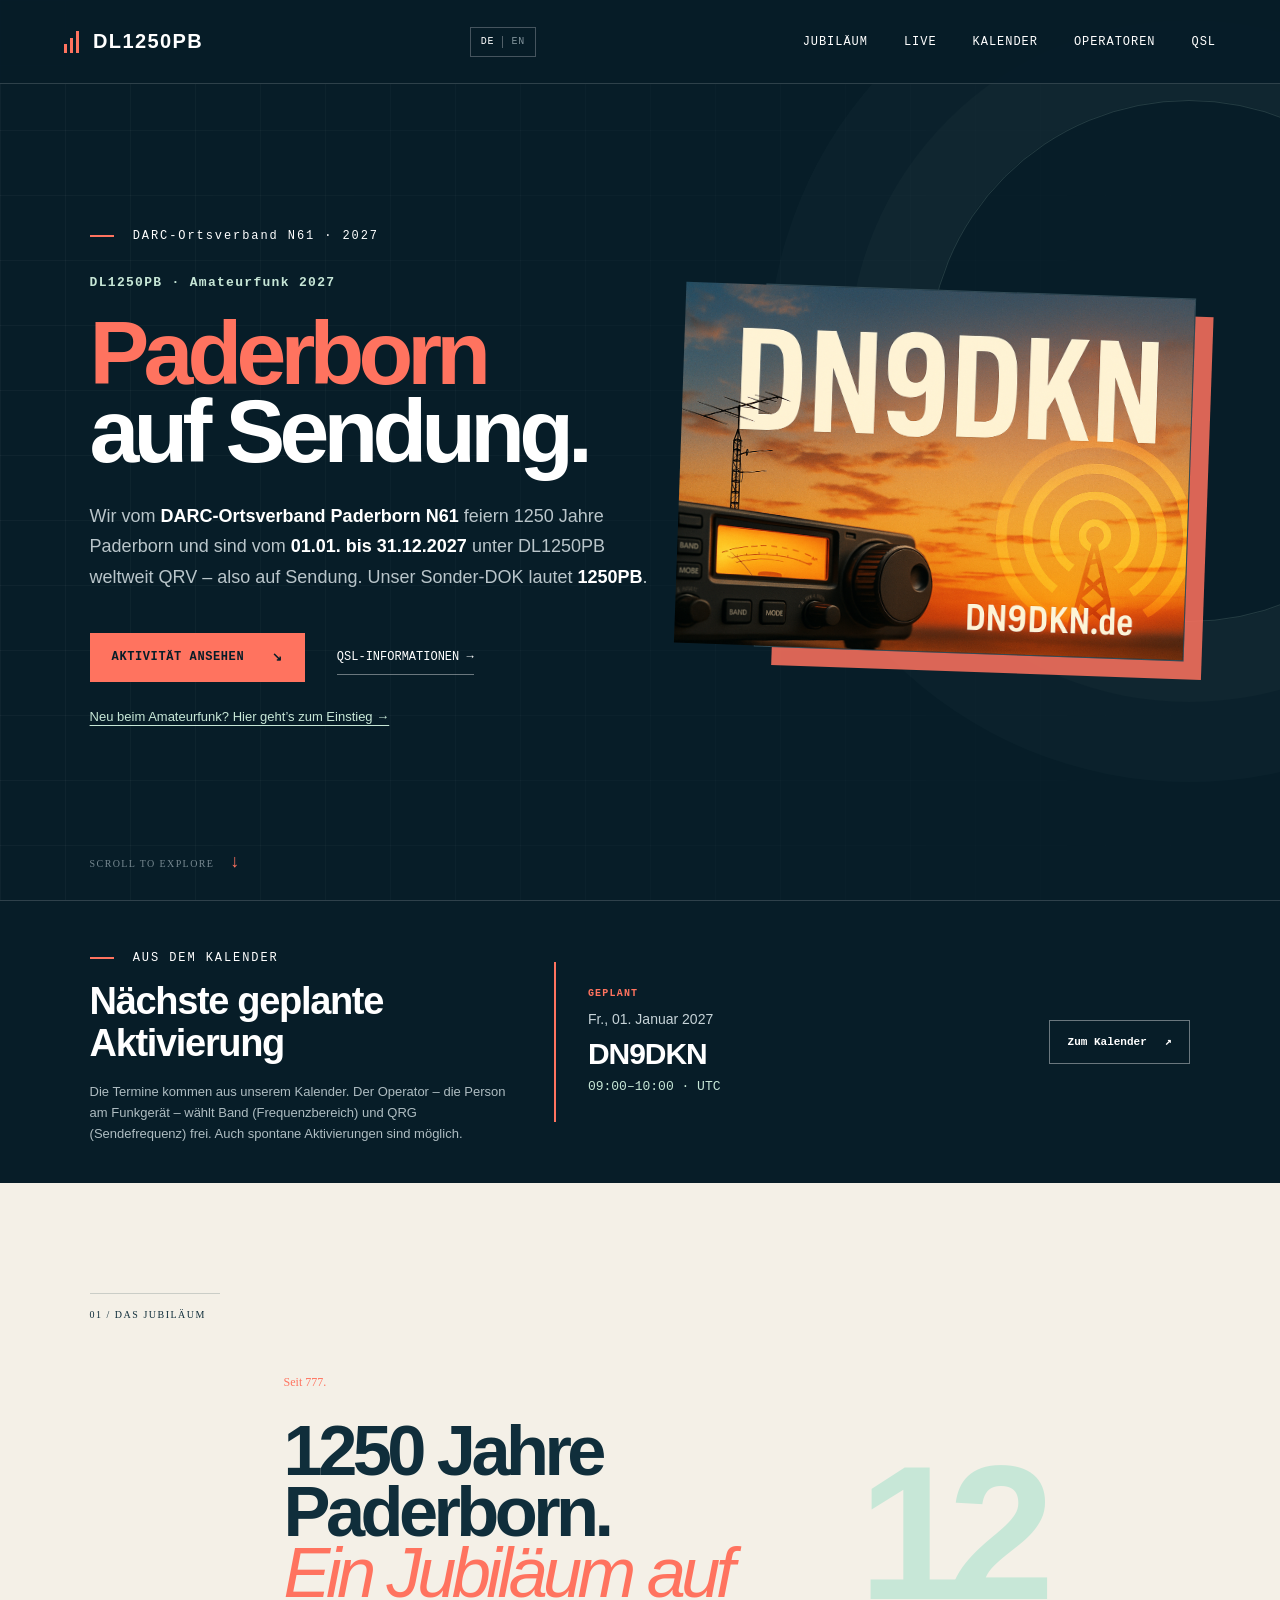
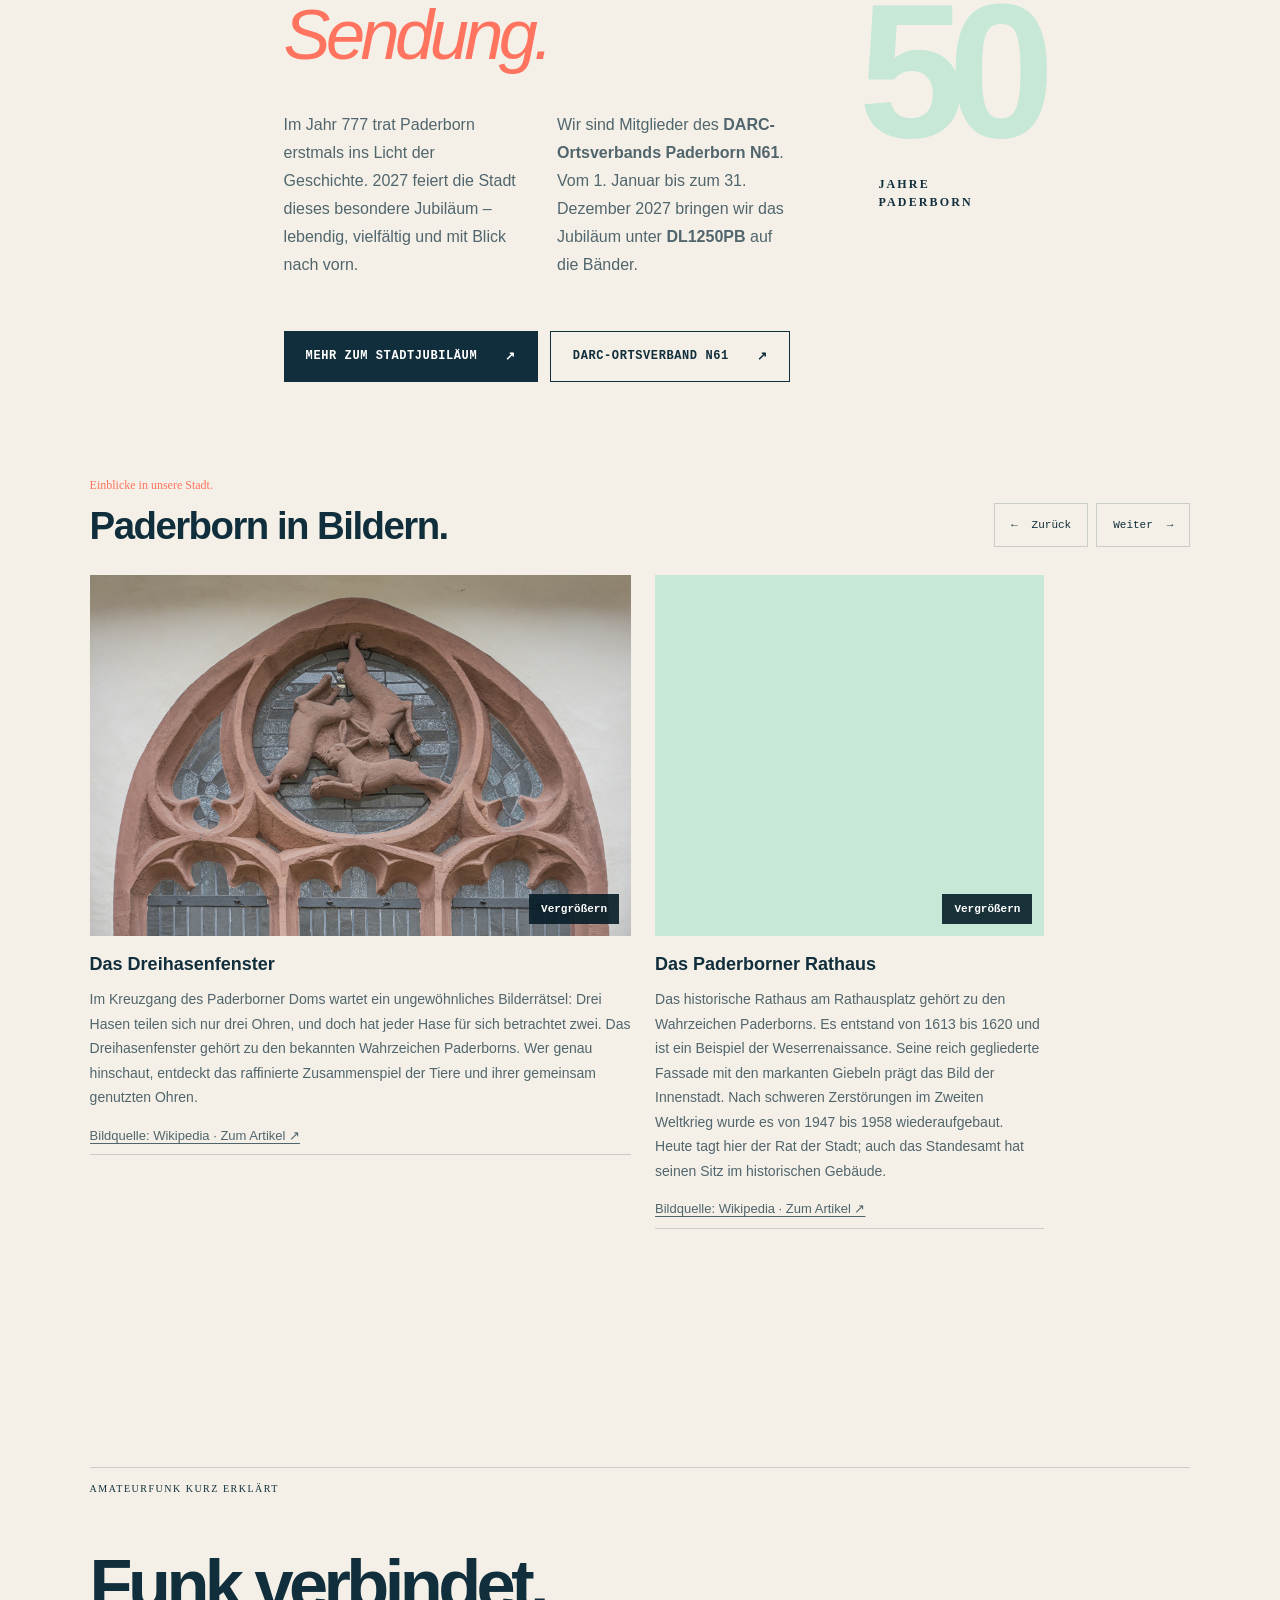
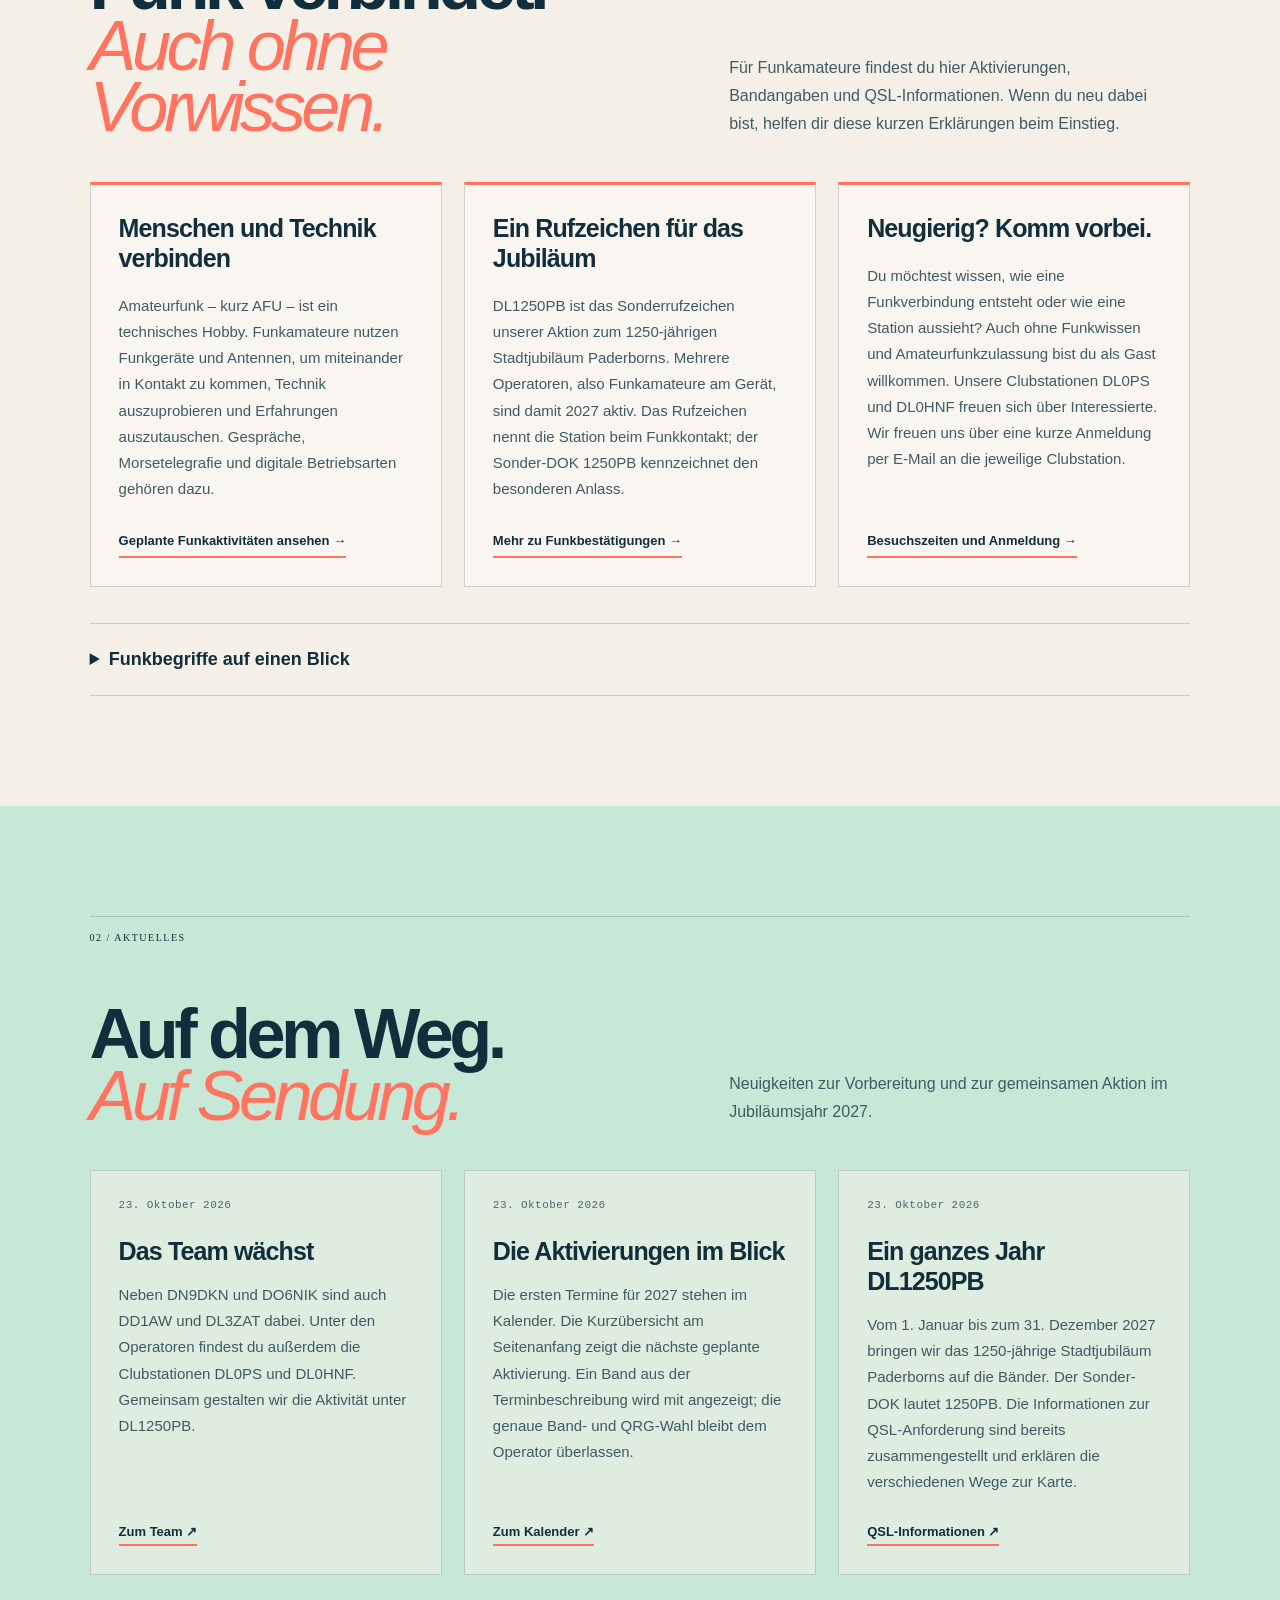
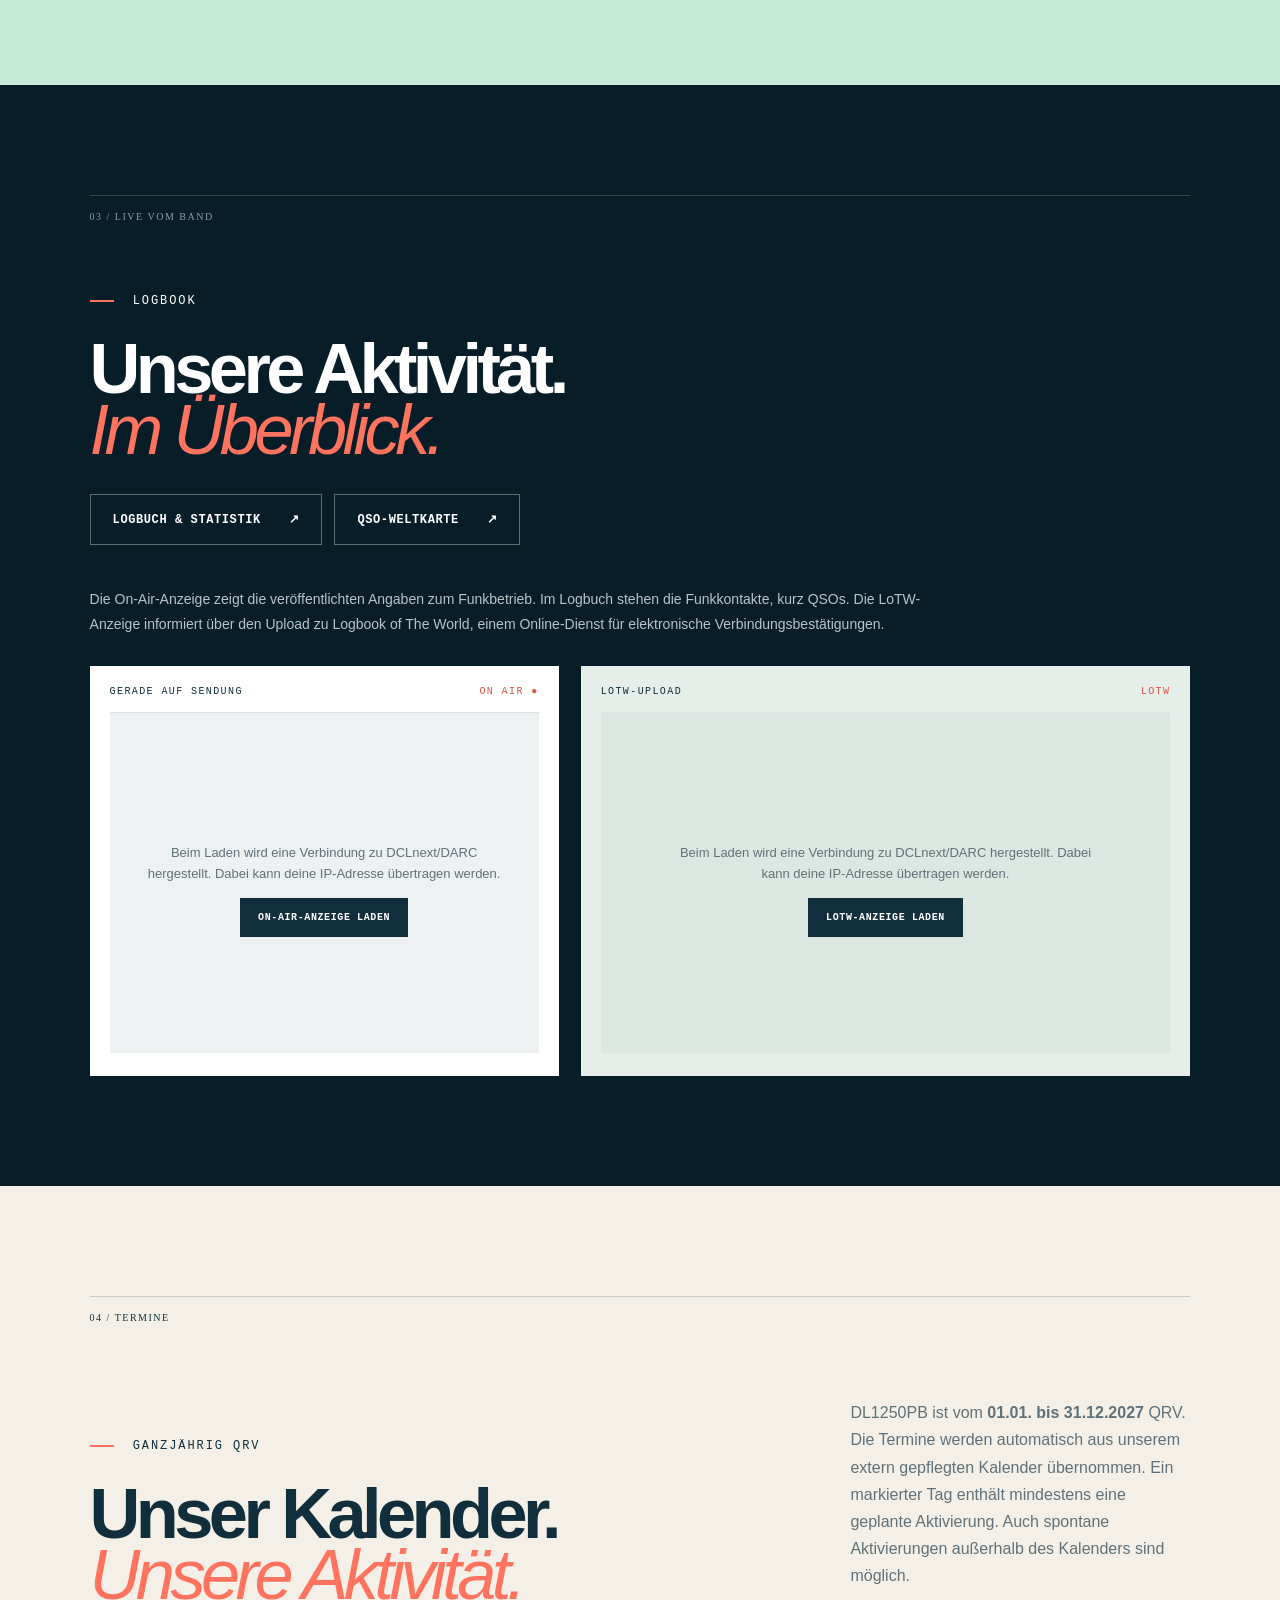
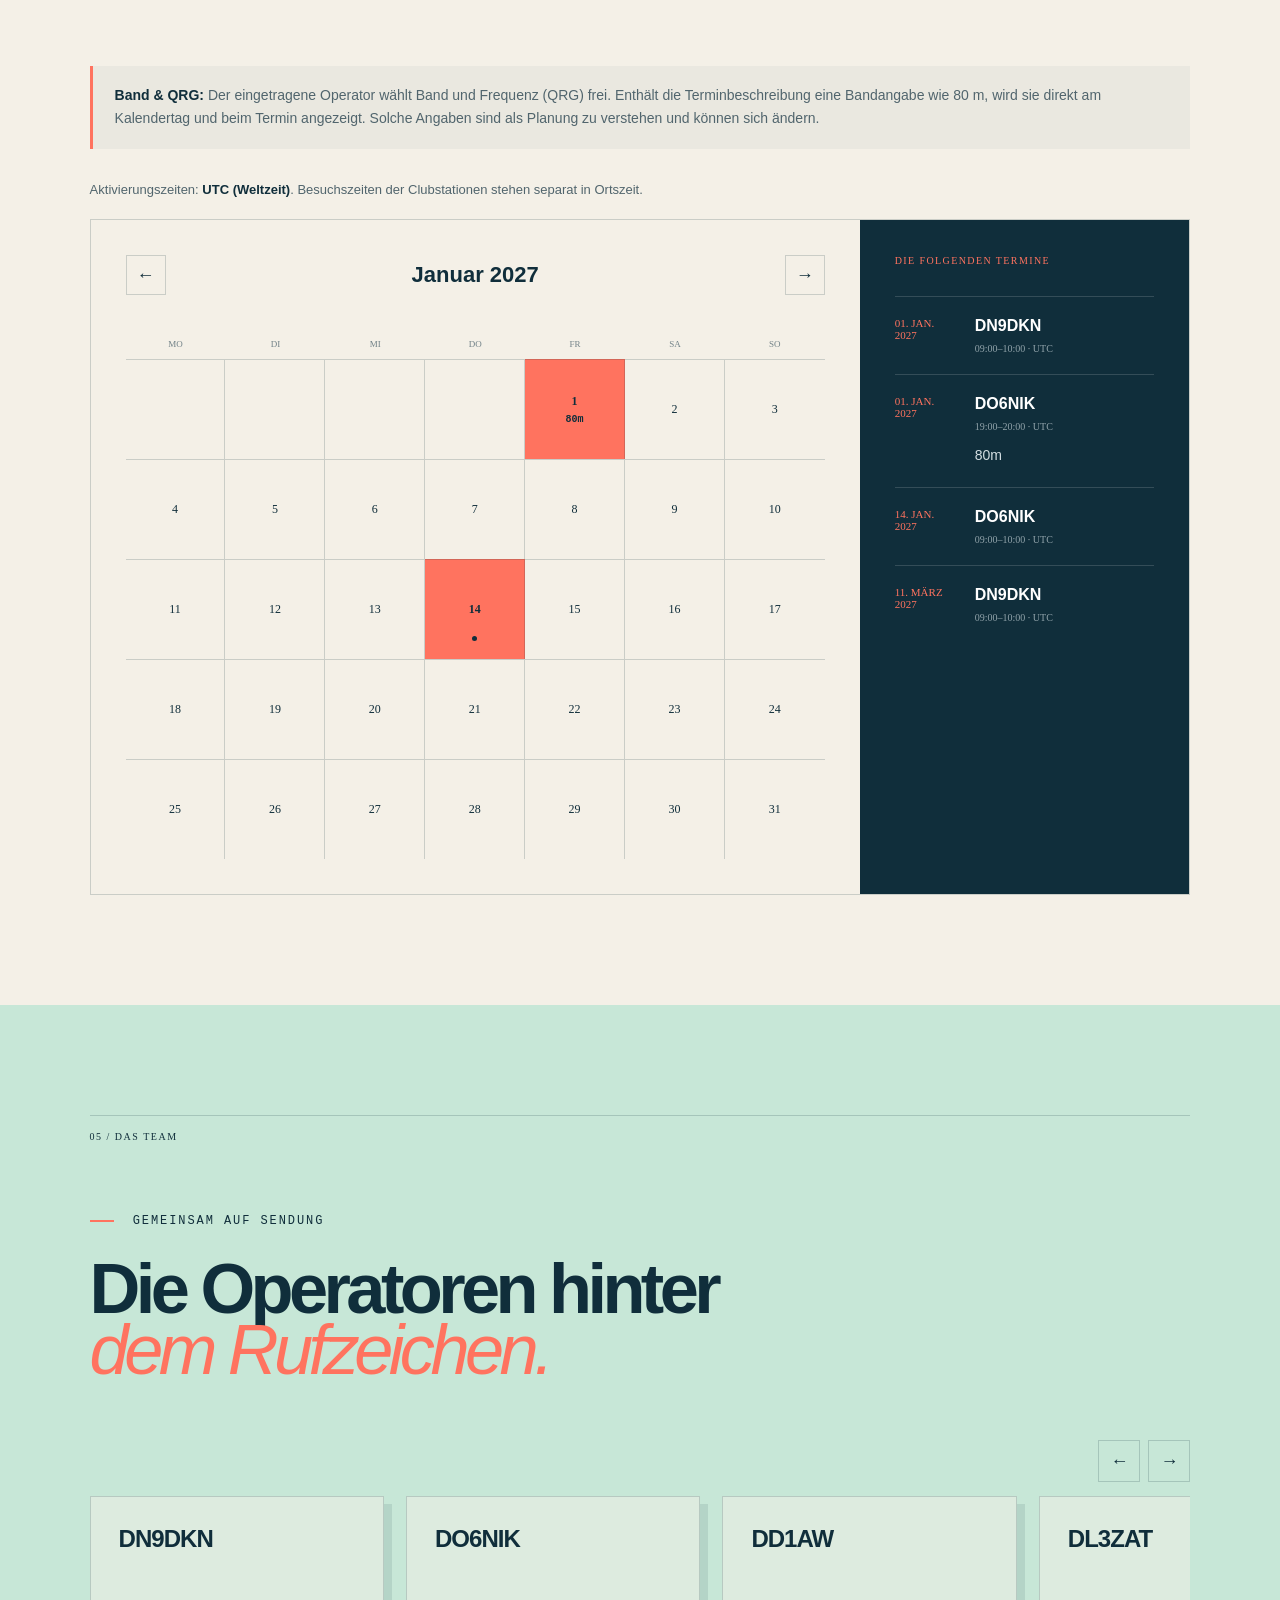
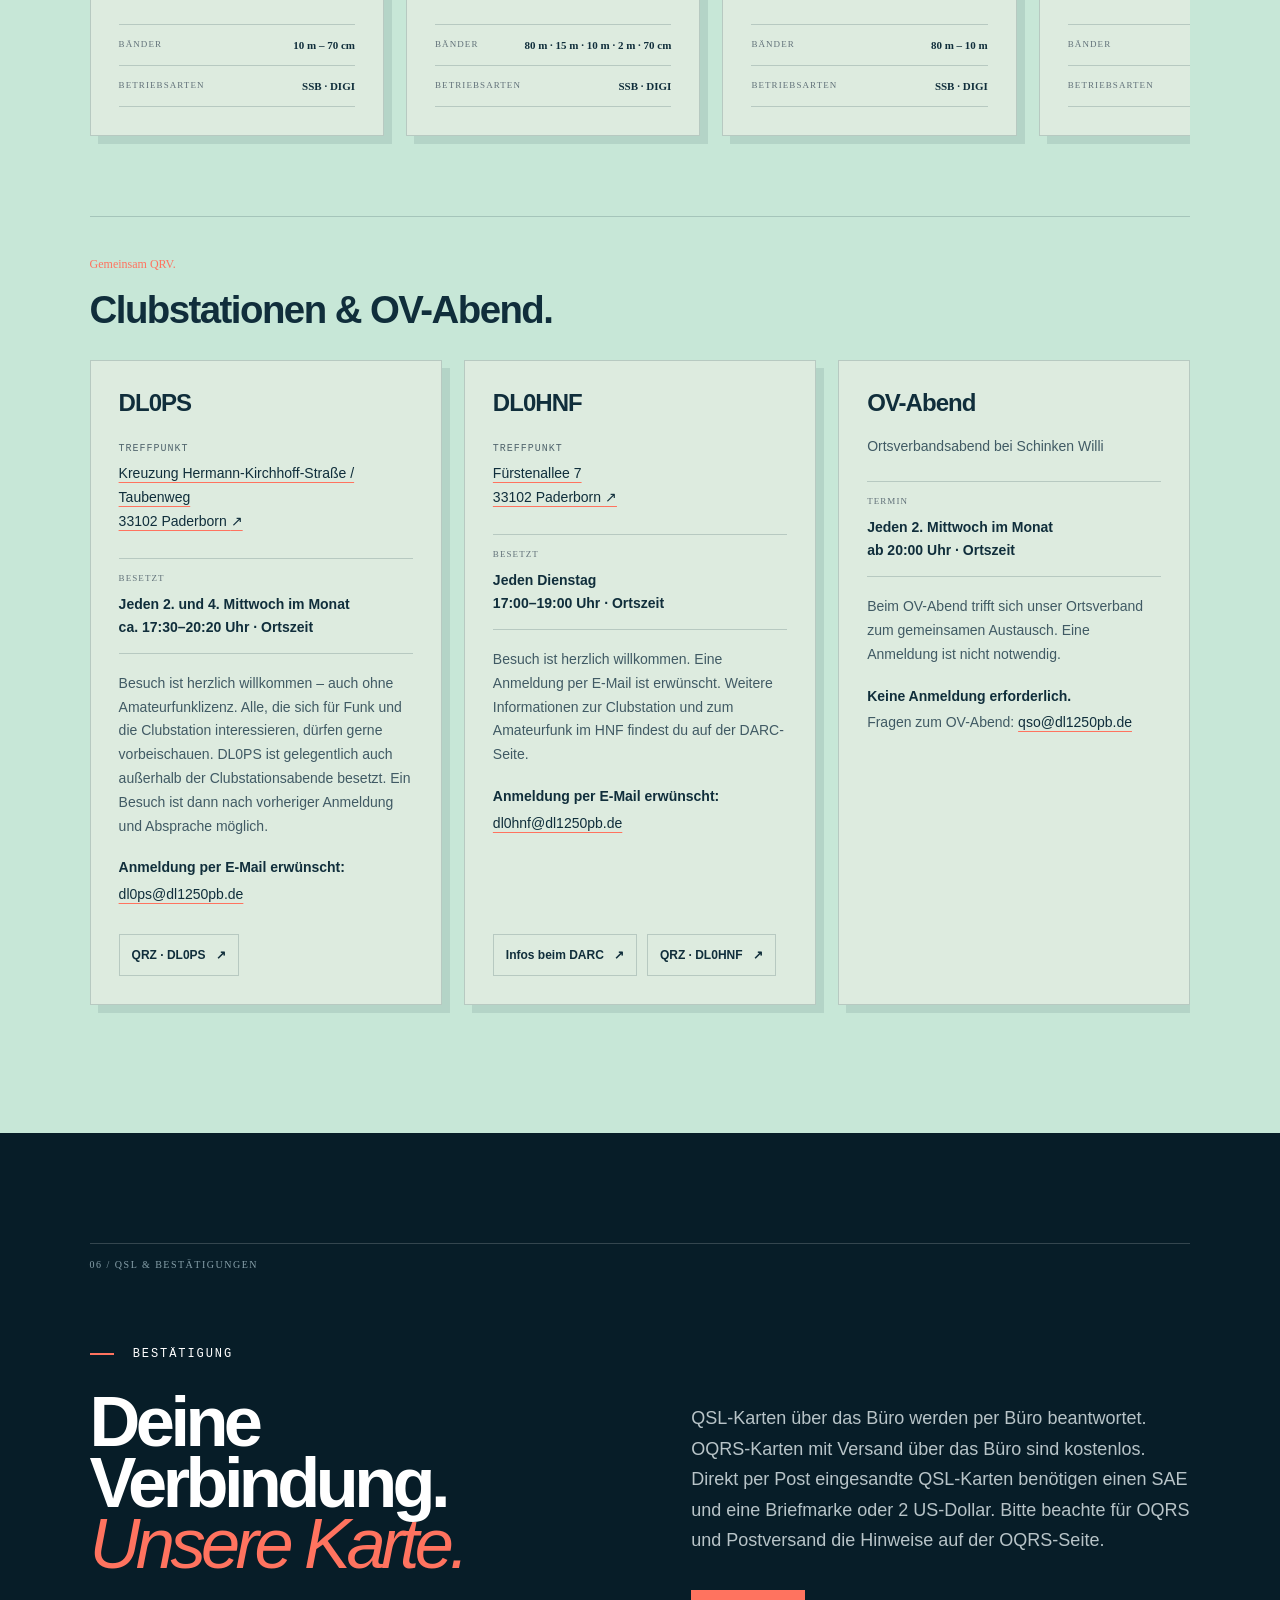
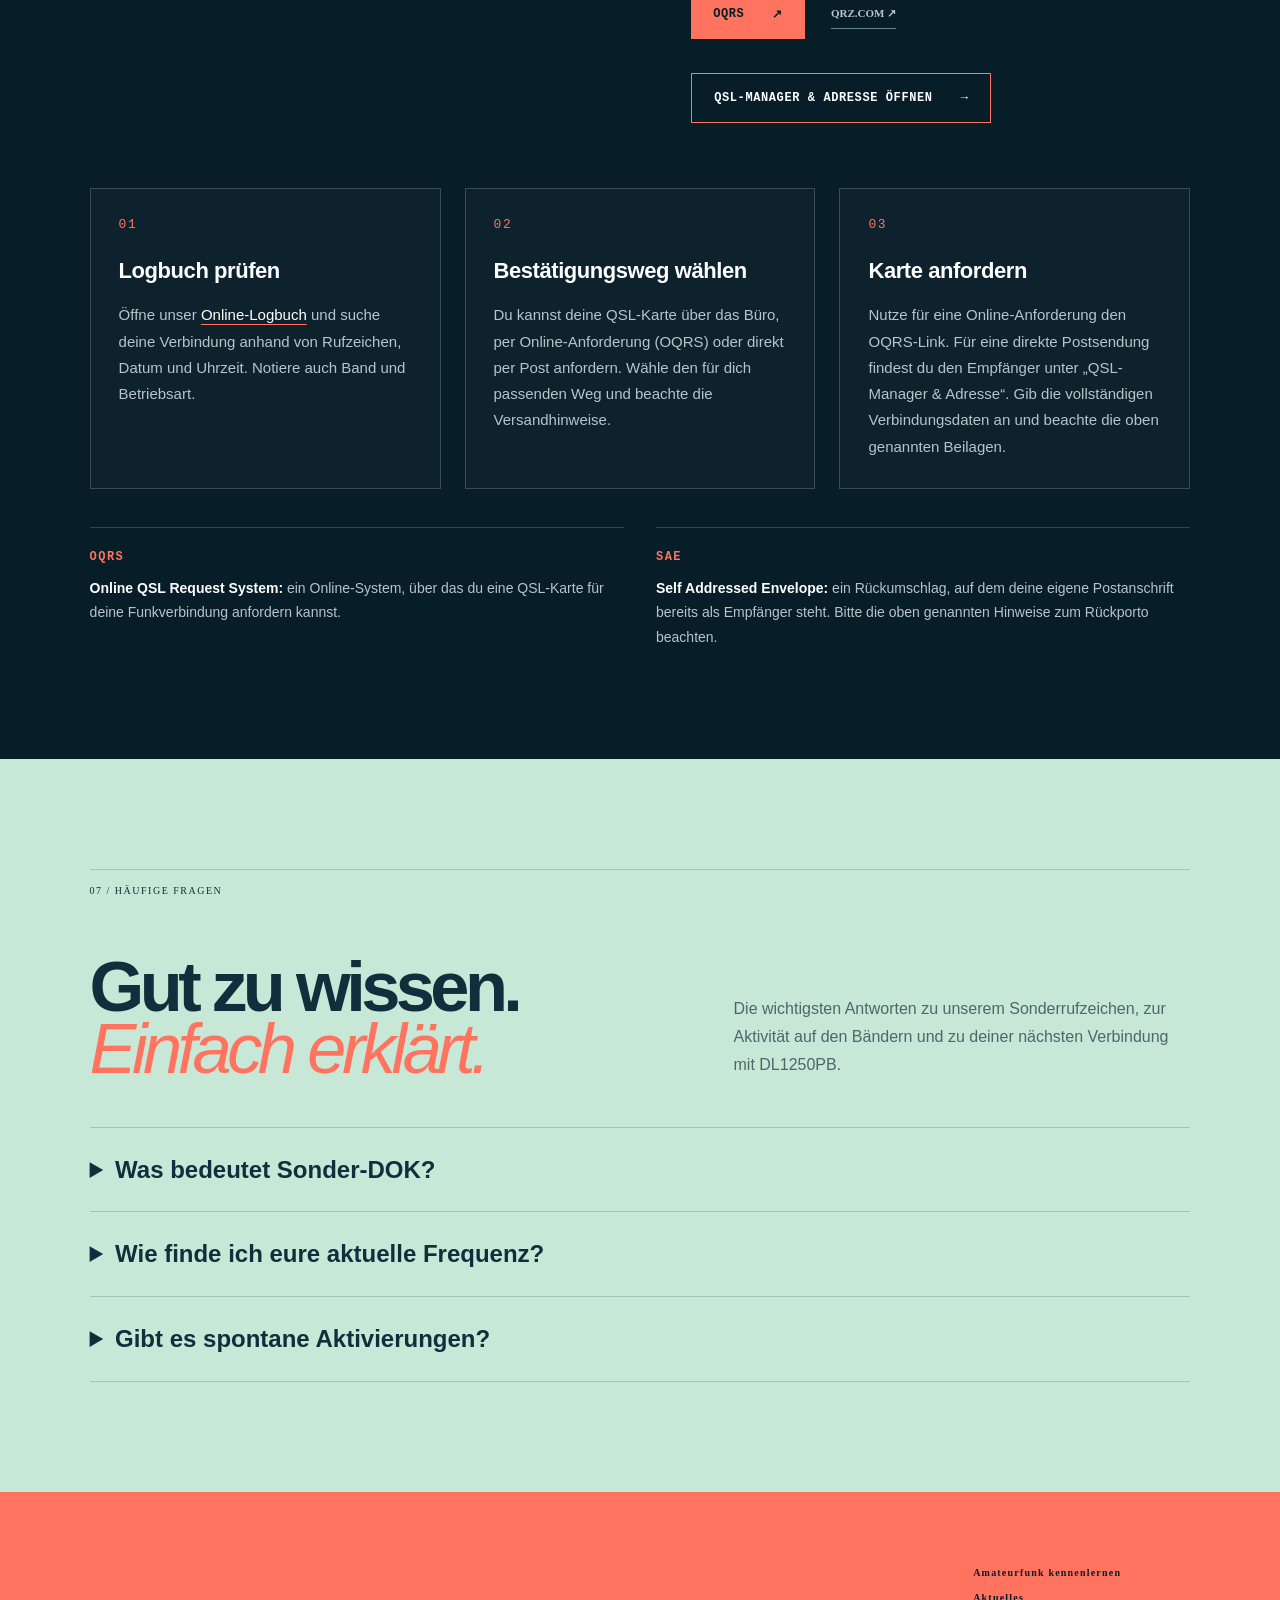
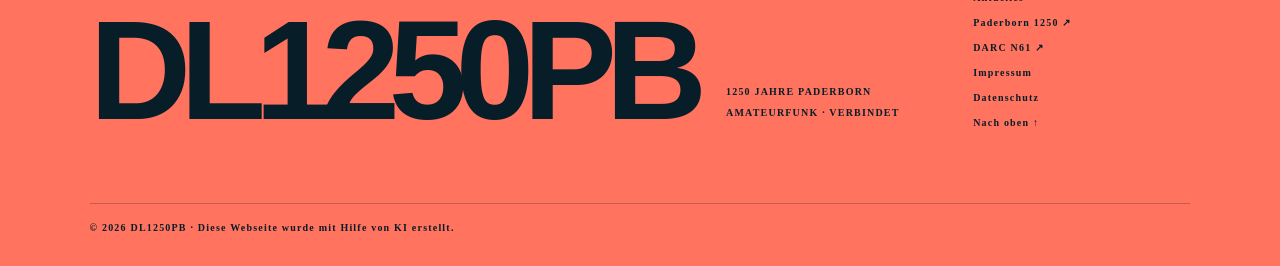
<file: index.html>
<!doctype html>
<html lang="de">
<head>
  <meta charset="UTF-8">
  <meta name="viewport" content="width=device-width, initial-scale=1.0">
  <meta name="description" content="DL1250PB zum Jubiläum 1250 Jahre Paderborn 2027: Sonder-DOK 1250PB, Aktivierungskalender, QSL und Besuche bei den Clubstationen DL0PS und DL0HNF." data-content-de="DL1250PB zum Jubiläum 1250 Jahre Paderborn 2027: Sonder-DOK 1250PB, Aktivierungskalender, QSL und Besuche bei den Clubstationen DL0PS und DL0HNF." data-content-en="DL1250PB celebrates Paderborn’s 1250th anniversary in 2027: special DOK 1250PB, amateur radio events, QSL information and club station visits.">
  <title>DL1250PB – 1250 Jahre Paderborn 2027 | Amateurfunk</title>
  <meta name="robots" content="index, follow, max-image-preview:large">
  <link rel="canonical" href="https://dl1250pb.de/">
  <link rel="sitemap" type="application/xml" href="sitemap.xml">
  <meta property="og:type" content="website">
  <meta property="og:site_name" content="DL1250PB">
  <meta property="og:url" content="https://dl1250pb.de/">
  <meta property="og:title" content="DL1250PB – 1250 Jahre Paderborn 2027 | Amateurfunk" data-content-de="DL1250PB – 1250 Jahre Paderborn 2027 | Amateurfunk" data-content-en="DL1250PB – Paderborn 1250th Anniversary 2027 | Amateur Radio">
  <meta property="og:description" content="DL1250PB zum Jubiläum 1250 Jahre Paderborn 2027: Sonder-DOK 1250PB, Aktivierungskalender, QSL und Besuche bei den Clubstationen DL0PS und DL0HNF." data-content-de="DL1250PB zum Jubiläum 1250 Jahre Paderborn 2027: Sonder-DOK 1250PB, Aktivierungskalender, QSL und Besuche bei den Clubstationen DL0PS und DL0HNF." data-content-en="DL1250PB celebrates Paderborn’s 1250th anniversary in 2027: special DOK 1250PB, amateur radio events, QSL information and club station visits.">
  <meta property="og:locale" content="de_DE" data-content-de="de_DE" data-content-en="en_GB">
  <meta property="og:locale:alternate" content="en_GB" data-content-de="en_GB" data-content-en="de_DE">
  <meta property="og:image" content="https://dl1250pb.de/qsl/dl1250pb.png">
  <meta property="og:image:width" content="1226">
  <meta property="og:image:height" content="869">
  <meta property="og:image:alt" content="QSL-Karte von DL1250PB zum Jubiläum 1250 Jahre Paderborn" data-content-de="QSL-Karte von DL1250PB zum Jubiläum 1250 Jahre Paderborn" data-content-en="DL1250PB QSL card celebrating Paderborn’s 1250th anniversary">
  <meta name="twitter:card" content="summary_large_image">
  <meta name="twitter:title" content="DL1250PB – 1250 Jahre Paderborn 2027 | Amateurfunk" data-content-de="DL1250PB – 1250 Jahre Paderborn 2027 | Amateurfunk" data-content-en="DL1250PB – Paderborn 1250th Anniversary 2027 | Amateur Radio">
  <meta name="twitter:description" content="DL1250PB zum Jubiläum 1250 Jahre Paderborn 2027: Sonder-DOK 1250PB, Aktivierungskalender, QSL und Besuche bei den Clubstationen DL0PS und DL0HNF." data-content-de="DL1250PB zum Jubiläum 1250 Jahre Paderborn 2027: Sonder-DOK 1250PB, Aktivierungskalender, QSL und Besuche bei den Clubstationen DL0PS und DL0HNF." data-content-en="DL1250PB celebrates Paderborn’s 1250th anniversary in 2027: special DOK 1250PB, amateur radio events, QSL information and club station visits.">
  <meta name="twitter:image" content="https://dl1250pb.de/qsl/dl1250pb.png">
  <link rel="stylesheet" href="styles.css?v=20261024-gallery-lightbox">
  <link rel="stylesheet" href="gallery.css?v=20261024-gallery-fit">
  <link rel="stylesheet" href="lightbox.css?v=20261024-gallery-fit">
  <link rel="stylesheet" href="info.css?v=20261024-gallery-lightbox">
  <link rel="stylesheet" href="content.css?v=20261024-gallery-lightbox">
  <link rel="stylesheet" href="activation.css?v=20261024-gallery-lightbox">
  <link rel="stylesheet" href="basics.css?v=20261024-gallery-lightbox">
  <script type="application/ld+json">
{
  "@context": "https://schema.org",
  "@graph": [
    {
      "@type": "WebSite",
      "@id": "https://dl1250pb.de/#website",
      "url": "https://dl1250pb.de/",
      "name": "DL1250PB – 1250 Jahre Paderborn",
      "alternateName": "1250PB",
      "description": "DL1250PB zum Jubiläum 1250 Jahre Paderborn 2027: Sonder-DOK 1250PB, Aktivierungskalender, QSL und Besuche bei den Clubstationen DL0PS und DL0HNF.",
      "inLanguage": [
        "de",
        "en"
      ]
    },
    {
      "@type": "WebPage",
      "@id": "https://dl1250pb.de/#webpage",
      "url": "https://dl1250pb.de/",
      "name": "DL1250PB – 1250 Jahre Paderborn 2027 | Amateurfunk",
      "description": "DL1250PB zum Jubiläum 1250 Jahre Paderborn 2027: Sonder-DOK 1250PB, Aktivierungskalender, QSL und Besuche bei den Clubstationen DL0PS und DL0HNF.",
      "inLanguage": [
        "de",
        "en"
      ],
      "isPartOf": {
        "@id": "https://dl1250pb.de/#website"
      },
      "about": [
        {
          "@type": "Thing",
          "name": "1250 Jahre Paderborn 2027"
        },
        {
          "@type": "Thing",
          "name": "Amateurfunk und Sonderrufzeichen DL1250PB"
        },
        {
          "@id": "https://dl1250pb.de/#dl0ps"
        },
        {
          "@id": "https://dl1250pb.de/#dl0hnf"
        },
        {
          "@id": "https://dl1250pb.de/#n61"
        }
      ],
      "primaryImageOfPage": {
        "@type": "ImageObject",
        "url": "https://dl1250pb.de/qsl/dl1250pb.png",
        "width": 1226,
        "height": 869
      }
    },
    {
      "@type": "Organization",
      "@id": "https://dl1250pb.de/#n61",
      "name": "DARC-Ortsverband Paderborn N61",
      "url": "https://www.darc.de/der-club/distrikte/n/ortsverbaende/61/",
      "description": "OV-Abend bei Schinken Willi: jeden zweiten Mittwoch im Monat ab 20:00 Uhr Ortszeit, ohne Anmeldung.",
      "contactPoint": {
        "@type": "ContactPoint",
        "contactType": "Fragen zum OV-Abend",
        "email": "qso@dl1250pb.de"
      }
    },
    {
      "@type": "Organization",
      "@id": "https://dl1250pb.de/#dl0ps",
      "name": "Clubstation DL0PS",
      "url": "https://dl1250pb.de/#dl0ps",
      "email": "dl0ps@dl1250pb.de",
      "sameAs": [
        "https://www.qrz.com/db/DL0PS"
      ],
      "description": "Besuchszeiten: jeden zweiten und vierten Mittwoch im Monat, etwa 17:30 bis 20:20 Uhr Ortszeit. Eine Anmeldung per E-Mail ist erwünscht. Auch Gäste ohne Amateurfunklizenz sind willkommen. DL0PS ist gelegentlich auch außerhalb der Clubstationsabende besetzt; zusätzliche Besuche sind nach vorheriger Anmeldung und Absprache möglich.",
      "location": {
        "@type": "Place",
        "name": "Clubstation DL0PS",
        "address": {
          "@type": "PostalAddress",
          "streetAddress": "Hermann-Kirchhoff-Straße / Taubenweg",
          "postalCode": "33102",
          "addressLocality": "Paderborn",
          "addressCountry": "DE"
        },
        "hasMap": "https://www.google.com/maps/search/?api=1&query=Hermann-Kirchhoff-Stra%C3%9Fe+%2F+Taubenweg%2C+33102+Paderborn"
      }
    },
    {
      "@type": "Organization",
      "@id": "https://dl1250pb.de/#dl0hnf",
      "name": "Clubstation DL0HNF",
      "url": "https://dl1250pb.de/#dl0hnf",
      "email": "dl0hnf@dl1250pb.de",
      "sameAs": [
        "https://www.qrz.com/db/DL0HNF",
        "https://www.darc.de/der-club/distrikte/n/ortsverbaende/61/dl0hnf-amateurfunk-im-hnf/"
      ],
      "description": "Besuchszeiten: jeden Dienstag von 17:00 bis 19:00 Uhr Ortszeit. Eine Anmeldung per E-Mail ist erwünscht.",
      "location": {
        "@type": "Place",
        "name": "Clubstation DL0HNF",
        "address": {
          "@type": "PostalAddress",
          "streetAddress": "Fürstenallee 7",
          "postalCode": "33102",
          "addressLocality": "Paderborn",
          "addressCountry": "DE"
        },
        "hasMap": "https://www.google.com/maps/place//data=!4m2!3m1!1s0x47ba4b7db1359147:0x75496d53d80a2d58?sa=X&ved=1t:8290&ictx=111"
      }
    }
  ]
}
  </script>
</head>
<body>
  <header class="site-header">
    <a class="brand" href="#top" aria-label="DL1250PB Startseite">
      <span class="brand-mark" aria-hidden="true"><i></i><i></i><i></i></span>
      <span>DL1250PB</span>
    </a>
    <div class="header-actions"><button class="language-toggle" type="button" aria-label="Switch website to English" aria-pressed="false"><span class="active">DE</span><i></i><span>EN</span></button><button class="nav-toggle" type="button" aria-expanded="false" aria-controls="main-nav"><span></span><span></span></button></div>
    <nav id="main-nav" aria-label="Hauptnavigation">
      <a href="#jubilaeum" data-de="Jubiläum" data-en="Anniversary">Jubiläum</a><a href="#live">Live</a><a href="#kalender" data-de="Kalender" data-en="Calendar">Kalender</a><a href="#operatoren" data-de="Operatoren" data-en="Operators">Operatoren</a><a href="#qsl">QSL</a>
    </nav>
  </header>

  <main id="top">
    <section class="hero" aria-labelledby="hero-title">
      <div class="hero-grid" aria-hidden="true"></div>
      <div class="hero-copy">
        <p class="eyebrow" data-de="<span></span> DARC-Ortsverband N61 · 2027" data-en="<span></span> DARC local chapter N61 · 2027"><span></span> DARC-Ortsverband N61 · 2027</p>
        <h1 id="hero-title" data-de="&lt;span class=&quot;hero-callsign&quot;&gt;DL1250PB · Amateurfunk 2027&lt;/span&gt;&lt;span&gt;Paderborn&lt;/span&gt;&lt;br&gt;auf Sendung." data-en="&lt;span class=&quot;hero-callsign&quot;&gt;DL1250PB · Amateur Radio 2027&lt;/span&gt;&lt;span&gt;Paderborn&lt;/span&gt;&lt;br&gt;on the air."><span class="hero-callsign">DL1250PB · Amateurfunk 2027</span><span>Paderborn</span><br>auf Sendung.</h1>
        <p class="hero-text" data-de="Wir vom <strong>DARC-Ortsverband Paderborn N61</strong> feiern 1250 Jahre Paderborn und sind vom <strong>01.01. bis 31.12.2027</strong> unter DL1250PB weltweit QRV – also auf Sendung. Unser Sonder-DOK lautet <strong>1250PB</strong>." data-en="We, the <strong>DARC Paderborn local chapter N61</strong>, are celebrating 1250 years of Paderborn and will be active worldwide as DL1250PB from <strong>1 January to 31 December 2027</strong>. Our special DOK is <strong>1250PB</strong>.">Wir vom <strong>DARC-Ortsverband Paderborn N61</strong> feiern 1250 Jahre Paderborn und sind vom <strong>01.01. bis 31.12.2027</strong> unter DL1250PB weltweit QRV – also auf Sendung. Unser Sonder-DOK lautet <strong>1250PB</strong>.</p>
        <div class="hero-actions"><a class="button primary" href="#live" data-de="Aktivität ansehen <span>↘</span>" data-en="View activity <span>↘</span>">Aktivität ansehen <span>↘</span></a><a class="text-link" href="#qsl" data-de="QSL-Informationen →" data-en="QSL information →">QSL-Informationen →</a></div>
        <p class="hero-visitor-link"><a href="#amateurfunk" data-de="Neu beim Amateurfunk? Hier geht’s zum Einstieg →" data-en="New to amateur radio? Start here →">Neu beim Amateurfunk? Hier geht’s zum Einstieg →</a></p>
      </div>
      <div class="signal-card" aria-label="Sonderrufzeichen DL1250PB">
        <img class="qsl-card-image" src="qsl/dl1250pb.png" width="1226" height="869" fetchpriority="high" alt="QSL-Karte von DL1250PB zum Jubiläum 1250 Jahre Paderborn" data-alt-de="QSL-Karte von DL1250PB zum Jubiläum 1250 Jahre Paderborn" data-alt-en="DL1250PB QSL card for Paderborn’s 1250th anniversary">
        <div class="signal-top"><span>CALLSIGN</span><span class="on-air"><i></i> ON AIR</span></div>
        <strong>DL<span>1250</span>PB</strong>
        <div class="wave" aria-hidden="true"></div>
        <div class="signal-meta"><span>N61</span><span>01.01. — 31.12.2027</span></div>
      </div>
      <div class="scroll-note">SCROLL TO EXPLORE <span>↓</span></div>
    </section>

    <section class="activation-section" aria-labelledby="next-activation-title">
      <div class="activation-heading">
        <p class="eyebrow coral" data-de="<span></span> AUS DEM KALENDER" data-en="<span></span> FROM THE CALENDAR"><span></span> AUS DEM KALENDER</p>
        <h2 id="next-activation-title" data-de="Nächste geplante Aktivierung" data-en="Next planned activation">Nächste geplante Aktivierung</h2>
        <p class="activation-note" data-de="Die Termine kommen aus unserem Kalender. Der Operator – die Person am Funkgerät – wählt Band (Frequenzbereich) und QRG (Sendefrequenz) frei. Auch spontane Aktivierungen sind möglich." data-en="Events come from our calendar. The operator—the person using the radio—chooses the band (frequency range) and operating frequency freely. Spontaneous activations are also possible.">Die Termine kommen aus unserem Kalender. Der Operator – die Person am Funkgerät – wählt Band (Frequenzbereich) und QRG (Sendefrequenz) frei. Auch spontane Aktivierungen sind möglich.</p>
      </div>
      <div id="next-activation" aria-live="polite" aria-atomic="true">
        <p class="next-activation-empty">Geplante Aktivierungen werden geladen…</p>
      </div>
    </section>

    <section class="intro section" id="jubilaeum">
      <div class="section-label" data-de="01 / DAS JUBILÄUM" data-en="01 / THE ANNIVERSARY">01 / DAS JUBILÄUM</div>
      <div class="intro-content">
        <p class="kicker" data-de="Seit 777." data-en="Since 777.">Seit 777.</p>
        <h2 data-de="1250 Jahre Paderborn.<br><em>Ein Jubiläum auf Sendung.</em>" data-en="Paderborn’s 1250th anniversary.<br><em>A celebration on the air.</em>">1250 Jahre Paderborn.<br><em>Ein Jubiläum auf Sendung.</em></h2>
        <div class="intro-columns"><p data-de="Im Jahr 777 trat Paderborn erstmals ins Licht der Geschichte. 2027 feiert die Stadt dieses besondere Jubiläum – lebendig, vielfältig und mit Blick nach vorn." data-en="Paderborn first entered recorded history in 777. In 2027, the city celebrates this special anniversary – vibrant, diverse and looking ahead.">Im Jahr 777 trat Paderborn erstmals ins Licht der Geschichte. 2027 feiert die Stadt dieses besondere Jubiläum – lebendig, vielfältig und mit Blick nach vorn.</p><p data-de="Wir sind Mitglieder des <strong>DARC-Ortsverbands Paderborn N61</strong>. Vom 1. Januar bis zum 31. Dezember 2027 bringen wir das Jubiläum unter <strong>DL1250PB</strong> auf die Bänder." data-en="We are members of the <strong>DARC Paderborn local chapter N61</strong>. From 1 January through 31 December 2027, we are bringing the anniversary to the bands as <strong>DL1250PB</strong>.">Wir sind Mitglieder des <strong>DARC-Ortsverbands Paderborn N61</strong>. Vom 1. Januar bis zum 31. Dezember 2027 bringen wir das Jubiläum unter <strong>DL1250PB</strong> auf die Bänder.</p></div>
        <div class="intro-actions"><a class="button dark" href="https://www.paderborn1250.de/de/" data-href-de="https://www.paderborn1250.de/de/" data-href-en="https://www.paderborn1250.de/en/" target="_blank" rel="noopener" data-de="Mehr zum Stadtjubiläum <span>↗</span>" data-en="Discover the anniversary <span>↗</span>">Mehr zum Stadtjubiläum <span>↗</span></a><a class="button dark outline" href="https://www.darc.de/der-club/distrikte/n/ortsverbaende/61/" target="_blank" rel="noopener" data-de="DARC-Ortsverband N61 <span>↗</span>" data-en="DARC local chapter N61 <span>↗</span>">DARC-Ortsverband N61 <span>↗</span></a></div>
      </div>
      <div class="year-block" aria-label="1250 Jahre"><span>12</span><span>50</span><small>JAHRE<br>PADERBORN</small></div>
      <div class="city-gallery" role="region" aria-labelledby="city-gallery-heading">
        <div class="city-gallery-heading">
          <div><p class="kicker" data-de="Einblicke in unsere Stadt." data-en="Discover our city.">Einblicke in unsere Stadt.</p><h3 id="city-gallery-heading" data-de="Paderborn in Bildern." data-en="Pictures of Paderborn.">Paderborn in Bildern.</h3></div>
          <div class="city-gallery-controls">
            <button class="city-gallery-prev" type="button" aria-controls="city-gallery-track"><span aria-hidden="true">←</span> <span data-de="Zurück" data-en="Previous">Zurück</span></button>
            <button class="city-gallery-next" type="button" aria-controls="city-gallery-track"><span data-de="Weiter" data-en="Next">Weiter</span> <span aria-hidden="true">→</span></button>
          </div>
        </div>
        <div class="city-gallery-track" id="city-gallery-track" tabindex="0" aria-labelledby="city-gallery-heading">
          <figure class="city-slide">
            <img src="img/3hasen.jpg" width="7036" height="4691" alt="Dreihasenfenster am Paderborner Dom" data-alt-de="Dreihasenfenster am Paderborner Dom" data-alt-en="Three hares window at Paderborn Cathedral" loading="lazy" decoding="async">
            <figcaption><h4 data-de="Das Dreihasenfenster" data-en="The three hares window">Das Dreihasenfenster</h4><p data-de="Im Kreuzgang des Paderborner Doms wartet ein ungewöhnliches Bilderrätsel: Drei Hasen teilen sich nur drei Ohren, und doch hat jeder Hase für sich betrachtet zwei. Das Dreihasenfenster gehört zu den bekannten Wahrzeichen Paderborns. Wer genau hinschaut, entdeckt das raffinierte Zusammenspiel der Tiere und ihrer gemeinsam genutzten Ohren." data-en="An unusual visual puzzle awaits in the cloister of Paderborn Cathedral: three hares share just three ears, yet each hare appears to have two of its own. The three hares window is one of Paderborn’s familiar landmarks. A closer look reveals the clever arrangement of the animals and their shared ears.">Im Kreuzgang des Paderborner Doms wartet ein ungewöhnliches Bilderrätsel: Drei Hasen teilen sich nur drei Ohren, und doch hat jeder Hase für sich betrachtet zwei. Das Dreihasenfenster gehört zu den bekannten Wahrzeichen Paderborns. Wer genau hinschaut, entdeckt das raffinierte Zusammenspiel der Tiere und ihrer gemeinsam genutzten Ohren.</p><a href="https://de.wikipedia.org/wiki/Dreihasenbild" target="_blank" rel="noopener" data-de="Bildquelle: Wikipedia · Zum Artikel ↗" data-en="Image source: Wikipedia · Read the article ↗">Bildquelle: Wikipedia · Zum Artikel ↗</a></figcaption>
          </figure>
          <figure class="city-slide">
            <img src="img/Rathaus_Paderborn_2026.jpg" width="5285" height="4900" alt="Das Paderborner Rathaus im Jahr 2026" data-alt-de="Das Paderborner Rathaus im Jahr 2026" data-alt-en="Paderborn Town Hall in 2026" loading="lazy" decoding="async">
            <figcaption><h4 data-de="Das Paderborner Rathaus" data-en="Paderborn Town Hall">Das Paderborner Rathaus</h4><p data-de="Das historische Rathaus am Rathausplatz gehört zu den Wahrzeichen Paderborns. Es entstand von 1613 bis 1620 und ist ein Beispiel der Weserrenaissance. Seine reich gegliederte Fassade mit den markanten Giebeln prägt das Bild der Innenstadt. Nach schweren Zerstörungen im Zweiten Weltkrieg wurde es von 1947 bis 1958 wiederaufgebaut. Heute tagt hier der Rat der Stadt; auch das Standesamt hat seinen Sitz im historischen Gebäude." data-en="The historic town hall on Rathausplatz is one of Paderborn’s landmarks. Built between 1613 and 1620, it is an example of the Weser Renaissance. Its richly articulated façade and distinctive gables help shape the city centre. Following severe damage during the Second World War, it was rebuilt between 1947 and 1958. Today, the building houses meetings of the city council as well as Paderborn’s registry office.">Das historische Rathaus am Rathausplatz gehört zu den Wahrzeichen Paderborns. Es entstand von 1613 bis 1620 und ist ein Beispiel der Weserrenaissance. Seine reich gegliederte Fassade mit den markanten Giebeln prägt das Bild der Innenstadt. Nach schweren Zerstörungen im Zweiten Weltkrieg wurde es von 1947 bis 1958 wiederaufgebaut. Heute tagt hier der Rat der Stadt; auch das Standesamt hat seinen Sitz im historischen Gebäude.</p><a href="https://de.wikipedia.org/wiki/Rathaus_Paderborn" target="_blank" rel="noopener" data-de="Bildquelle: Wikipedia · Zum Artikel ↗" data-en="Image source: Wikipedia · Read the article ↗">Bildquelle: Wikipedia · Zum Artikel ↗</a></figcaption>
          </figure>
        </div>
      </div>
    </section>

    <section class="basics section" id="amateurfunk" aria-labelledby="basics-title">
      <div class="section-label" data-de="AMATEURFUNK KURZ ERKLÄRT" data-en="AMATEUR RADIO EXPLAINED">AMATEURFUNK KURZ ERKLÄRT</div>
      <div class="basics-heading"><h2 id="basics-title" data-de="Funk verbindet.&lt;br&gt;&lt;em&gt;Auch ohne Vorwissen.&lt;/em&gt;" data-en="Radio connects.&lt;br&gt;&lt;em&gt;No prior knowledge needed.&lt;/em&gt;">Funk verbindet.<br><em>Auch ohne Vorwissen.</em></h2><p data-de="Für Funkamateure findest du hier Aktivierungen, Bandangaben und QSL-Informationen. Wenn du neu dabei bist, helfen dir diese kurzen Erklärungen beim Einstieg." data-en="Radio amateurs can find activations, band details and QSL information here. If you are new to the hobby, these short explanations will help you get started.">Für Funkamateure findest du hier Aktivierungen, Bandangaben und QSL-Informationen. Wenn du neu dabei bist, helfen dir diese kurzen Erklärungen beim Einstieg.</p></div>
      <div class="basics-grid">
        <article class="basics-card"><h3 data-de="Menschen und Technik verbinden" data-en="Connecting people and technology">Menschen und Technik verbinden</h3><p data-de="Amateurfunk – kurz AFU – ist ein technisches Hobby. Funkamateure nutzen Funkgeräte und Antennen, um miteinander in Kontakt zu kommen, Technik auszuprobieren und Erfahrungen auszutauschen. Gespräche, Morsetelegrafie und digitale Betriebsarten gehören dazu." data-en="Amateur radio is a technical hobby. Radio amateurs use radios and antennas to make contact, experiment with technology and share their experience. They communicate by voice, Morse code and digital modes.">Amateurfunk – kurz AFU – ist ein technisches Hobby. Funkamateure nutzen Funkgeräte und Antennen, um miteinander in Kontakt zu kommen, Technik auszuprobieren und Erfahrungen auszutauschen. Gespräche, Morsetelegrafie und digitale Betriebsarten gehören dazu.</p><a href="#kalender"><span data-de="Geplante Funkaktivitäten ansehen" data-en="See planned radio activities">Geplante Funkaktivitäten ansehen</span> <span aria-hidden="true">→</span></a></article>
        <article class="basics-card"><h3 data-de="Ein Rufzeichen für das Jubiläum" data-en="A callsign for the anniversary">Ein Rufzeichen für das Jubiläum</h3><p data-de="DL1250PB ist das Sonderrufzeichen unserer Aktion zum 1250-jährigen Stadtjubiläum Paderborns. Mehrere Operatoren, also Funkamateure am Gerät, sind damit 2027 aktiv. Das Rufzeichen nennt die Station beim Funkkontakt; der Sonder-DOK 1250PB kennzeichnet den besonderen Anlass." data-en="DL1250PB is the special callsign for our activity marking Paderborn’s 1,250th anniversary. Several operators—the radio amateurs at the controls—will use it during 2027. The callsign identifies the station during a contact; the special DOK 1250PB marks the occasion.">DL1250PB ist das Sonderrufzeichen unserer Aktion zum 1250-jährigen Stadtjubiläum Paderborns. Mehrere Operatoren, also Funkamateure am Gerät, sind damit 2027 aktiv. Das Rufzeichen nennt die Station beim Funkkontakt; der Sonder-DOK 1250PB kennzeichnet den besonderen Anlass.</p><a href="#qsl"><span data-de="Mehr zu Funkbestätigungen" data-en="About contact confirmations">Mehr zu Funkbestätigungen</span> <span aria-hidden="true">→</span></a></article>
        <article class="basics-card"><h3 data-de="Neugierig? Komm vorbei." data-en="Curious? Come and visit.">Neugierig? Komm vorbei.</h3><p data-de="Du möchtest wissen, wie eine Funkverbindung entsteht oder wie eine Station aussieht? Auch ohne Funkwissen und Amateurfunkzulassung bist du als Gast willkommen. Unsere Clubstationen DL0PS und DL0HNF freuen sich über Interessierte. Wir freuen uns über eine kurze Anmeldung per E-Mail an die jeweilige Clubstation." data-en="Would you like to see how a radio contact is made or what a station looks like? Guests are welcome even without radio knowledge or an amateur radio licence. Our club stations DL0PS and DL0HNF welcome interested visitors. We appreciate a short email to the relevant club station before your visit.">Du möchtest wissen, wie eine Funkverbindung entsteht oder wie eine Station aussieht? Auch ohne Funkwissen und Amateurfunkzulassung bist du als Gast willkommen. Unsere Clubstationen DL0PS und DL0HNF freuen sich über Interessierte. Wir freuen uns über eine kurze Anmeldung per E-Mail an die jeweilige Clubstation.</p><a href="#clubstations-title"><span data-de="Besuchszeiten und Anmeldung" data-en="Visiting times and registration">Besuchszeiten und Anmeldung</span> <span aria-hidden="true">→</span></a></article>
      </div>
      <details class="basics-glossary"><summary data-de="Funkbegriffe auf einen Blick" data-en="Radio terms at a glance">Funkbegriffe auf einen Blick</summary><dl>
        <div><dt data-de="Operator" data-en="Operator">Operator</dt><dd data-de="Der Funkamateur, der die Station gerade bedient." data-en="The radio amateur currently operating the station.">Der Funkamateur, der die Station gerade bedient.</dd></div>
        <div><dt data-de="QRV" data-en="QRV">QRV</dt><dd data-de="Die Station ist bereit für Funkbetrieb oder auf Sendung. Ein geplanter Termin ist noch keine Live-Meldung." data-en="The station is ready for radio operation or on the air. A planned event is not a live activity report.">Die Station ist bereit für Funkbetrieb oder auf Sendung. Ein geplanter Termin ist noch keine Live-Meldung.</dd></div>
        <div><dt data-de="QSO" data-en="QSO">QSO</dt><dd data-de="Eine Funkverbindung zwischen zwei oder mehreren Stationen." data-en="A radio contact between two or more stations.">Eine Funkverbindung zwischen zwei oder mehreren Stationen.</dd></div>
        <div><dt data-de="Band &amp;amp; QRG" data-en="Band &amp;amp; QRG">Band &amp; QRG</dt><dd data-de="Ein Band ist ein Frequenzbereich, zum Beispiel das 80-Meter-Band. QRG ist die genaue Sendefrequenz innerhalb eines Bands." data-en="A band is a range of frequencies, such as the 80-metre band. QRG means the exact operating frequency within a band.">Ein Band ist ein Frequenzbereich, zum Beispiel das 80-Meter-Band. QRG ist die genaue Sendefrequenz innerhalb eines Bands.</dd></div>
        <div><dt data-de="SSB &amp;amp; DIGI" data-en="SSB &amp;amp; DIGI">SSB &amp; DIGI</dt><dd data-de="SSB ist eine Betriebsart für Sprechfunk. DIGI steht für digitale Betriebsarten, bei denen zum Beispiel Text oder Daten übertragen werden." data-en="SSB is a mode used for voice communication. DIGI refers to digital modes used to send information such as text or data.">SSB ist eine Betriebsart für Sprechfunk. DIGI steht für digitale Betriebsarten, bei denen zum Beispiel Text oder Daten übertragen werden.</dd></div>
        <div><dt data-de="QSL &amp;amp; LoTW" data-en="QSL &amp;amp; LoTW">QSL &amp; LoTW</dt><dd data-de="Eine QSL bestätigt eine Funkverbindung, zum Beispiel als Karte. LoTW bedeutet Logbook of The World und ist ein Online-Dienst für elektronische Verbindungsbestätigungen." data-en="A QSL confirms a radio contact, for example with a card. LoTW means Logbook of The World, an online service for electronic contact confirmations.">Eine QSL bestätigt eine Funkverbindung, zum Beispiel als Karte. LoTW bedeutet Logbook of The World und ist ein Online-Dienst für elektronische Verbindungsbestätigungen.</dd></div>
      </dl><p class="basics-glossary-more"><a href="#qsl" data-de="OQRS und SAE erklären wir bei den QSL-Informationen." data-en="OQRS and SAE are explained in our QSL information.">OQRS und SAE erklären wir bei den QSL-Informationen.</a></p></details>
    </section>

    <section class="news section" id="aktuelles" aria-labelledby="news-title">
      <div class="section-label" data-de="02 / AKTUELLES" data-en="02 / NEWS">02 / AKTUELLES</div>
      <div class="news-heading"><h2 id="news-title" data-de="Auf dem Weg.<br><em>Auf Sendung.</em>" data-en="Getting ready.<br><em>Going on air.</em>">Auf dem Weg.<br><em>Auf Sendung.</em></h2><p data-de="Neuigkeiten zur Vorbereitung und zur gemeinsamen Aktion im Jubiläumsjahr 2027." data-en="Updates on our preparations and our shared activity during the 2027 anniversary year.">Neuigkeiten zur Vorbereitung und zur gemeinsamen Aktion im Jubiläumsjahr 2027.</p></div>
      <div class="news-grid">
        <article class="news-card"><time datetime="2026-10-23" data-de="23. Oktober 2026" data-en="23 October 2026">23. Oktober 2026</time><h3 data-de="Das Team wächst" data-en="Our team is growing">Das Team wächst</h3><p data-de="Neben DN9DKN und DO6NIK sind auch DD1AW und DL3ZAT dabei. Unter den Operatoren findest du außerdem die Clubstationen DL0PS und DL0HNF. Gemeinsam gestalten wir die Aktivität unter DL1250PB." data-en="DD1AW and DL3ZAT are joining DN9DKN and DO6NIK. You can also find the club stations DL0PS and DL0HNF below the operators. Together, we are shaping the activity under DL1250PB.">Neben DN9DKN und DO6NIK sind auch DD1AW und DL3ZAT dabei. Unter den Operatoren findest du außerdem die Clubstationen DL0PS und DL0HNF. Gemeinsam gestalten wir die Aktivität unter DL1250PB.</p><a href="#operatoren"><span data-de="Zum Team" data-en="Meet the team">Zum Team</span> <span aria-hidden="true">↗</span></a></article>
        <article class="news-card"><time datetime="2026-10-23" data-de="23. Oktober 2026" data-en="23 October 2026">23. Oktober 2026</time><h3 data-de="Die Aktivierungen im Blick" data-en="Planning our activations">Die Aktivierungen im Blick</h3><p data-de="Die ersten Termine für 2027 stehen im Kalender. Die Kurzübersicht am Seitenanfang zeigt die nächste geplante Aktivierung. Ein Band aus der Terminbeschreibung wird mit angezeigt; die genaue Band- und QRG-Wahl bleibt dem Operator überlassen." data-en="The first dates for 2027 are in the calendar. The overview near the top of this page shows the next planned activation. Band details from the event description are included; the operator remains free to choose the actual band and operating frequency.">Die ersten Termine für 2027 stehen im Kalender. Die Kurzübersicht am Seitenanfang zeigt die nächste geplante Aktivierung. Ein Band aus der Terminbeschreibung wird mit angezeigt; die genaue Band- und QRG-Wahl bleibt dem Operator überlassen.</p><a href="#kalender"><span data-de="Zum Kalender" data-en="View the calendar">Zum Kalender</span> <span aria-hidden="true">↗</span></a></article>
        <article class="news-card"><time datetime="2026-10-23" data-de="23. Oktober 2026" data-en="23 October 2026">23. Oktober 2026</time><h3 data-de="Ein ganzes Jahr DL1250PB" data-en="A full year of DL1250PB">Ein ganzes Jahr DL1250PB</h3><p data-de="Vom 1. Januar bis zum 31. Dezember 2027 bringen wir das 1250-jährige Stadtjubiläum Paderborns auf die Bänder. Der Sonder-DOK lautet 1250PB. Die Informationen zur QSL-Anforderung sind bereits zusammengestellt und erklären die verschiedenen Wege zur Karte." data-en="From 1 January to 31 December 2027, we will bring Paderborn’s 1,250th anniversary to the bands. The special DOK is 1250PB. Our QSL request information is already available and explains the different ways to obtain your card.">Vom 1. Januar bis zum 31. Dezember 2027 bringen wir das 1250-jährige Stadtjubiläum Paderborns auf die Bänder. Der Sonder-DOK lautet 1250PB. Die Informationen zur QSL-Anforderung sind bereits zusammengestellt und erklären die verschiedenen Wege zur Karte.</p><a href="#qsl"><span data-de="QSL-Informationen" data-en="QSL information">QSL-Informationen</span> <span aria-hidden="true">↗</span></a></article>
      </div>
    </section>

    <section class="live section" id="live">
      <div class="section-label light" data-de="03 / LIVE VOM BAND" data-en="03 / LIVE FROM THE BANDS">03 / LIVE VOM BAND</div>
      <div class="live-heading"><div><p class="eyebrow coral"><span></span> LOGBOOK</p><h2 data-de="Unsere Aktivität.<br><em>Im Überblick.</em>" data-en="Our activity.<br><em>At a glance.</em>">Unsere Aktivität.<br><em>Im Überblick.</em></h2><div class="activity-links"><a class="button activity-button" href="https://log.dclnext.darc.de/visitor/dn9dkn" target="_blank" rel="noopener" data-de="Logbuch &amp; Statistik <span>↗</span>" data-en="Logbook &amp; statistics <span>↗</span>">Logbuch &amp; Statistik <span>↗</span></a><a class="button activity-button" href="https://log.dclnext.darc.de/visitor/exportmap/dn9dkn" target="_blank" rel="noopener" data-de="QSO-Weltkarte <span>↗</span>" data-en="QSO world map <span>↗</span>">QSO-Weltkarte <span>↗</span></a></div></div></div>
      <p class="live-explainer" data-de="Die On-Air-Anzeige zeigt die veröffentlichten Angaben zum Funkbetrieb. Im Logbuch stehen die Funkkontakte, kurz QSOs. Die LoTW-Anzeige informiert über den Upload zu Logbook of The World, einem Online-Dienst für elektronische Verbindungsbestätigungen." data-en="The on-air widget shows the published information about radio activity. The logbook records radio contacts, known as QSOs. The LoTW widget reports uploads to Logbook of The World, an online service for electronic contact confirmations.">Die On-Air-Anzeige zeigt die veröffentlichten Angaben zum Funkbetrieb. Im Logbuch stehen die Funkkontakte, kurz QSOs. Die LoTW-Anzeige informiert über den Upload zu Logbook of The World, einem Online-Dienst für elektronische Verbindungsbestätigungen.</p>
      <div class="widgets">
        <article class="widget"><div class="widget-title"><span data-de="GERADE AUF SENDUNG" data-en="ON AIR NOW">GERADE AUF SENDUNG</span><span>ON AIR ●</span></div><div class="embed-consent" data-embed="https://log.dclnext.darc.de/widgets/on_air/2ea0c65956" data-title-de="On-Air-Aktivität von DL1250PB" data-title-en="On-air activity from DL1250PB"><p data-de="Beim Laden wird eine Verbindung zu DCLnext/DARC hergestellt. Dabei kann deine IP-Adresse übertragen werden." data-en="Loading this widget connects to DCLnext/DARC and may transmit your IP address.">Beim Laden wird eine Verbindung zu DCLnext/DARC hergestellt. Dabei kann deine IP-Adresse übertragen werden.</p><button type="button" data-de="ON-AIR-ANZEIGE LADEN" data-en="LOAD ON-AIR WIDGET">ON-AIR-ANZEIGE LADEN</button></div></article>
        <article class="widget upload-widget"><div class="widget-title"><span data-de="LOTW-UPLOAD" data-en="LOTW UPLOAD">LOTW-UPLOAD</span><span>LOTW</span></div><div class="embed-consent" data-embed="https://log.dclnext.darc.de/widgets/lotw_upload/2ea0c65956" data-title-de="LoTW-Uploadstatus von DL1250PB" data-title-en="LoTW upload status from DL1250PB"><p data-de="Beim Laden wird eine Verbindung zu DCLnext/DARC hergestellt. Dabei kann deine IP-Adresse übertragen werden." data-en="Loading this widget connects to DCLnext/DARC and may transmit your IP address.">Beim Laden wird eine Verbindung zu DCLnext/DARC hergestellt. Dabei kann deine IP-Adresse übertragen werden.</p><button type="button" data-de="LOTW-ANZEIGE LADEN" data-en="LOAD LOTW WIDGET">LOTW-ANZEIGE LADEN</button></div></article>
      </div>
    </section>

    <section class="calendar-section section" id="kalender">
      <div class="section-label" data-de="04 / TERMINE" data-en="04 / SCHEDULE">04 / TERMINE</div>
      <div class="calendar-heading"><div><p class="eyebrow ink" data-de="<span></span> GANZJÄHRIG QRV" data-en="<span></span> ACTIVE ALL YEAR"><span></span> GANZJÄHRIG QRV</p><h2 data-de="Unser Kalender.<br><em>Unsere Aktivität.</em>" data-en="Our calendar.<br><em>Our activity.</em>">Unser Kalender.<br><em>Unsere Aktivität.</em></h2></div><p data-de="DL1250PB ist vom <strong>01.01. bis 31.12.2027</strong> QRV. Die Termine werden automatisch aus unserem extern gepflegten Kalender übernommen. Ein markierter Tag enthält mindestens eine geplante Aktivierung. Auch spontane Aktivierungen außerhalb des Kalenders sind möglich." data-en="DL1250PB will be active from <strong>1 January to 31 December 2027</strong>. Events are automatically loaded from our externally maintained calendar. A highlighted day contains at least one planned activation. Spontaneous activations outside the calendar are also possible.">DL1250PB ist vom <strong>01.01. bis 31.12.2027</strong> QRV. Die Termine werden automatisch aus unserem extern gepflegten Kalender übernommen. Ein markierter Tag enthält mindestens eine geplante Aktivierung. Auch spontane Aktivierungen außerhalb des Kalenders sind möglich.</p></div>
      <p class="calendar-note" data-de="<strong>Band &amp; QRG:</strong> Der eingetragene Operator wählt Band und Frequenz (QRG) frei. Enthält die Terminbeschreibung eine Bandangabe wie 80 m, wird sie direkt am Kalendertag und beim Termin angezeigt. Solche Angaben sind als Planung zu verstehen und können sich ändern." data-en="<strong>Band &amp; frequency:</strong> The scheduled operator is free to choose the band and operating frequency (QRG). If the event description includes a band such as 80 m, it appears directly on the calendar day and alongside the event. These details are plans and may change."><strong>Band &amp; QRG:</strong> Der eingetragene Operator wählt Band und Frequenz (QRG) frei. Enthält die Terminbeschreibung eine Bandangabe wie 80 m, wird sie direkt am Kalendertag und beim Termin angezeigt. Solche Angaben sind als Planung zu verstehen und können sich ändern.</p>
      <p class="calendar-timezone" data-de="Aktivierungszeiten: <strong>UTC (Weltzeit)</strong>. Besuchszeiten der Clubstationen stehen separat in Ortszeit." data-en="Activation times: <strong>UTC (Coordinated Universal Time)</strong>. Club station visiting times are listed separately in local time.">Aktivierungszeiten: <strong>UTC (Weltzeit)</strong>. Besuchszeiten der Clubstationen stehen separat in Ortszeit.</p>
      <div class="calendar-shell">
        <div class="calendar-card">
          <div class="calendar-controls"><button id="calendar-prev" type="button" aria-label="Vorheriger Monat">←</button><h3 id="calendar-month" aria-live="polite"></h3><button id="calendar-next" type="button" aria-label="Nächster Monat">→</button></div>
          <div class="calendar-weekdays" aria-hidden="true"></div>
          <div class="calendar-grid" id="calendar-grid"></div>
        </div>
        <aside class="event-list"><p class="event-list-label" data-de="DIE FOLGENDEN TERMINE" data-en="UPCOMING EVENTS">DIE FOLGENDEN TERMINE</p><div id="calendar-events" aria-live="polite"></div></aside>
      </div>
    </section>

    <section class="operators section" id="operatoren">
      <div class="section-label" data-de="05 / DAS TEAM" data-en="05 / THE TEAM">05 / DAS TEAM</div>
      <div class="operators-heading"><div><p class="eyebrow ink" data-de="<span></span> GEMEINSAM AUF SENDUNG" data-en="<span></span> ON THE AIR TOGETHER"><span></span> GEMEINSAM AUF SENDUNG</p><h2 data-de="Die Operatoren hinter<br><em>dem Rufzeichen.</em>" data-en="The operators behind<br><em>the callsign.</em>">Die Operatoren hinter<br><em>dem Rufzeichen.</em></h2></div></div>
      <div class="operator-carousel">
        <div class="operator-controls"><button class="operator-prev" type="button" aria-label="Vorherige Operatoren">←</button><button class="operator-next" type="button" aria-label="Nächste Operatoren">→</button></div>
        <div class="operator-grid" id="operator-list" tabindex="0">
          <article class="operator"><h3>DN9DKN</h3><dl><div><dt data-de="BÄNDER" data-en="BANDS">BÄNDER</dt><dd>10 m – 70 cm</dd></div><div><dt data-de="BETRIEBSARTEN" data-en="MODES">BETRIEBSARTEN</dt><dd>SSB · DIGI</dd></div></dl></article>
          <article class="operator"><h3>DO6NIK</h3><dl><div><dt data-de="BÄNDER" data-en="BANDS">BÄNDER</dt><dd>80 m · 15 m · 10 m · 2 m · 70 cm</dd></div><div><dt data-de="BETRIEBSARTEN" data-en="MODES">BETRIEBSARTEN</dt><dd>SSB · DIGI</dd></div></dl></article>
          <article class="operator"><h3>DD1AW</h3><dl><div><dt data-de="BÄNDER" data-en="BANDS">BÄNDER</dt><dd>80 m – 10 m</dd></div><div><dt data-de="BETRIEBSARTEN" data-en="MODES">BETRIEBSARTEN</dt><dd>SSB · DIGI</dd></div></dl></article>
          <article class="operator"><h3>DL3ZAT</h3><dl><div><dt data-de="BÄNDER" data-en="BANDS">BÄNDER</dt><dd>80 m – 10 m</dd></div><div><dt data-de="BETRIEBSARTEN" data-en="MODES">BETRIEBSARTEN</dt><dd>SSB · DIGI</dd></div></dl></article>
        </div>
      </div>
      <div class="clubstations-heading">
        <p class="kicker" data-de="Gemeinsam QRV." data-en="On the air together.">Gemeinsam QRV.</p>
        <h3 id="clubstations-title" data-de="Clubstationen &amp; OV-Abend." data-en="Club stations &amp; club evening.">Clubstationen &amp; OV-Abend.</h3>
      </div>
      <div class="operator-grid clubstation-grid" id="clubstation-list" tabindex="0" aria-labelledby="clubstations-title">
<article class="operator clubstation">
          <h3 id="dl0ps">DL0PS</h3>
          <address class="clubstation-address"><span class="clubstation-address-label" data-de="TREFFPUNKT" data-en="LOCATION">TREFFPUNKT</span><a href="https://www.google.com/maps/search/?api=1&amp;query=Hermann-Kirchhoff-Stra%C3%9Fe+%2F+Taubenweg%2C+33102+Paderborn" target="_blank" rel="noopener"><span data-de="Kreuzung Hermann-Kirchhoff-Straße / Taubenweg" data-en="Hermann-Kirchhoff-Straße / Taubenweg junction">Kreuzung Hermann-Kirchhoff-Straße / Taubenweg</span><br>33102 Paderborn <span aria-hidden="true">↗</span></a></address>
          <dl class="clubstation-hours"><div><dt data-de="BESETZT" data-en="STAFFED">BESETZT</dt><dd><span data-de="Jeden 2. und 4. Mittwoch im Monat" data-en="Every 2nd and 4th Wednesday of the month">Jeden 2. und 4. Mittwoch im Monat</span><br><span data-de="ca. 17:30–20:20 Uhr · Ortszeit" data-en="approx. 17:30–20:20 · local time">ca. 17:30–20:20 Uhr · Ortszeit</span></dd></div></dl>
          <p class="clubstation-welcome" data-de="Besuch ist herzlich willkommen – auch ohne Amateurfunklizenz. Alle, die sich für Funk und die Clubstation interessieren, dürfen gerne vorbeischauen. DL0PS ist gelegentlich auch außerhalb der Clubstationsabende besetzt. Ein Besuch ist dann nach vorheriger Anmeldung und Absprache möglich." data-en="Visitors are warmly welcome, including those without an amateur radio licence. Anyone interested in radio and the club station is welcome to visit. DL0PS is sometimes staffed outside the regular club station evenings. Visits at these times are possible by prior registration and arrangement.">Besuch ist herzlich willkommen – auch ohne Amateurfunklizenz. Alle, die sich für Funk und die Clubstation interessieren, dürfen gerne vorbeischauen. DL0PS ist gelegentlich auch außerhalb der Clubstationsabende besetzt. Ein Besuch ist dann nach vorheriger Anmeldung und Absprache möglich.</p>
          <p class="clubstation-registration"><strong data-de="Anmeldung per E-Mail erwünscht:" data-en="Email registration appreciated:">Anmeldung per E-Mail erwünscht:</strong> <a href="mailto:dl0ps@dl1250pb.de">dl0ps@dl1250pb.de</a></p>
          <div class="clubstation-links"><a href="https://www.qrz.com/db/DL0PS" target="_blank" rel="noopener">QRZ · DL0PS <span aria-hidden="true">↗</span></a></div>
        </article>
        <article class="operator clubstation">
          <h3 id="dl0hnf">DL0HNF</h3>
          <address class="clubstation-address"><span class="clubstation-address-label" data-de="TREFFPUNKT" data-en="LOCATION">TREFFPUNKT</span><a href="https://www.google.com/maps/place//data=!4m2!3m1!1s0x47ba4b7db1359147:0x75496d53d80a2d58?sa=X&amp;ved=1t:8290&amp;ictx=111" target="_blank" rel="noopener"><span data-de="Fürstenallee 7" data-en="Fürstenallee 7">Fürstenallee 7</span><br>33102 Paderborn <span aria-hidden="true">↗</span></a></address>
          <dl class="clubstation-hours"><div><dt data-de="BESETZT" data-en="STAFFED">BESETZT</dt><dd><span data-de="Jeden Dienstag" data-en="Every Tuesday">Jeden Dienstag</span><br><span data-de="17:00–19:00 Uhr · Ortszeit" data-en="17:00–19:00 · local time">17:00–19:00 Uhr · Ortszeit</span></dd></div></dl>
          <p class="clubstation-welcome" data-de="Besuch ist herzlich willkommen. Eine Anmeldung per E-Mail ist erwünscht. Weitere Informationen zur Clubstation und zum Amateurfunk im HNF findest du auf der DARC-Seite." data-en="Visitors are warmly welcome. Email registration is appreciated. Further information about the club station and amateur radio at the HNF is available on the DARC website.">Besuch ist herzlich willkommen. Eine Anmeldung per E-Mail ist erwünscht. Weitere Informationen zur Clubstation und zum Amateurfunk im HNF findest du auf der DARC-Seite.</p>
          <p class="clubstation-registration"><strong data-de="Anmeldung per E-Mail erwünscht:" data-en="Email registration appreciated:">Anmeldung per E-Mail erwünscht:</strong> <a href="mailto:dl0hnf@dl1250pb.de">dl0hnf@dl1250pb.de</a></p>
          <div class="clubstation-links"><a href="https://www.darc.de/der-club/distrikte/n/ortsverbaende/61/dl0hnf-amateurfunk-im-hnf/" target="_blank" rel="noopener"><span data-de="Infos beim DARC" data-en="Information at DARC">Infos beim DARC</span> <span aria-hidden="true">↗</span></a><a href="https://www.qrz.com/db/DL0HNF" target="_blank" rel="noopener">QRZ · DL0HNF <span aria-hidden="true">↗</span></a></div>
        </article>
        <article class="operator clubstation ov-evening">
          <h3 id="ov-abend" data-de="OV-Abend" data-en="Club evening">OV-Abend</h3>
          <p class="ov-evening-place" data-de="Ortsverbandsabend bei Schinken Willi" data-en="Local chapter evening at Schinken Willi">Ortsverbandsabend bei Schinken Willi</p>
          <dl class="clubstation-hours"><div><dt data-de="TERMIN" data-en="WHEN">TERMIN</dt><dd><span data-de="Jeden 2. Mittwoch im Monat" data-en="Every 2nd Wednesday of the month">Jeden 2. Mittwoch im Monat</span><br><span data-de="ab 20:00 Uhr · Ortszeit" data-en="from 20:00 · local time">ab 20:00 Uhr · Ortszeit</span></dd></div></dl>
          <p class="clubstation-welcome" data-de="Beim OV-Abend trifft sich unser Ortsverband zum gemeinsamen Austausch. Eine Anmeldung ist nicht notwendig." data-en="Our local chapter meets for an evening of conversation and exchange. No registration is needed.">Beim OV-Abend trifft sich unser Ortsverband zum gemeinsamen Austausch. Eine Anmeldung ist nicht notwendig.</p>
          <p class="clubstation-registration"><strong data-de="Keine Anmeldung erforderlich." data-en="No registration required.">Keine Anmeldung erforderlich.</strong><span data-de="Fragen zum OV-Abend:" data-en="Questions about the club evening:">Fragen zum OV-Abend:</span> <a href="mailto:qso@dl1250pb.de">qso@dl1250pb.de</a></p>
        </article>
      </div>
    </section>

    <section class="qsl section" id="qsl">
      <div class="section-label light" data-de="06 / QSL & BESTÄTIGUNGEN" data-en="06 / QSL & CONFIRMATIONS">06 / QSL & BESTÄTIGUNGEN</div>
      <div class="qsl-layout">
        <div><p class="eyebrow coral" data-de="<span></span> BESTÄTIGUNG" data-en="<span></span> CONFIRMATION"><span></span> BESTÄTIGUNG</p><h2 data-de="Deine Verbindung.<br><em>Unsere Karte.</em>" data-en="Your contact.<br><em>Our card.</em>">Deine Verbindung.<br><em>Unsere Karte.</em></h2></div>
        <div class="qsl-copy"><p data-de="QSL-Karten über das Büro werden per Büro beantwortet. OQRS-Karten mit Versand über das Büro sind kostenlos. Direkt per Post eingesandte QSL-Karten benötigen einen SAE und eine Briefmarke oder 2 US-Dollar. Bitte beachte für OQRS und Postversand die Hinweise auf der OQRS-Seite." data-en="Bureau QSL cards will be answered via the bureau. OQRS cards sent via the bureau are free of charge. QSL cards sent directly by post require an SAE and a stamp or US$2. For OQRS and postal requests, please follow the information on the OQRS page.">QSL-Karten über das Büro werden per Büro beantwortet. OQRS-Karten mit Versand über das Büro sind kostenlos. Direkt per Post eingesandte QSL-Karten benötigen einen SAE und eine Briefmarke oder 2 US-Dollar. Bitte beachte für OQRS und Postversand die Hinweise auf der OQRS-Seite.</p><div class="qsl-links"><a class="button qsl-button" href="https://log.dclnext.darc.de/oqrs/dn9dkn" target="_blank" rel="noopener">OQRS <span>↗</span></a><a href="https://www.qrz.com/db/DN9DKN" target="_blank" rel="noopener">QRZ.COM ↗</a></div><a class="button address-button" href="qsl-address.html" rel="nofollow" data-de="QSL-Manager & Adresse öffnen <span>→</span>" data-en="Open QSL manager & address <span>→</span>">QSL-Manager & Adresse öffnen <span>→</span></a></div>
      </div>

      <ol class="qsl-steps">
        <li><span class="qsl-step-number" aria-hidden="true">01</span><h3 data-de="Logbuch prüfen" data-en="Check the logbook">Logbuch prüfen</h3><p data-de="Öffne unser &lt;a href=&quot;https://log.dclnext.darc.de/visitor/dn9dkn&quot; target=&quot;_blank&quot; rel=&quot;noopener&quot;&gt;Online-Logbuch&lt;/a&gt; und suche deine Verbindung anhand von Rufzeichen, Datum und Uhrzeit. Notiere auch Band und Betriebsart." data-en="Open our &lt;a href=&quot;https://log.dclnext.darc.de/visitor/dn9dkn&quot; target=&quot;_blank&quot; rel=&quot;noopener&quot;&gt;online logbook&lt;/a&gt; and look up your contact using your callsign, date and time. Also note the band and mode.">Öffne unser <a href="https://log.dclnext.darc.de/visitor/dn9dkn" target="_blank" rel="noopener">Online-Logbuch</a> und suche deine Verbindung anhand von Rufzeichen, Datum und Uhrzeit. Notiere auch Band und Betriebsart.</p></li>
        <li><span class="qsl-step-number" aria-hidden="true">02</span><h3 data-de="Bestätigungsweg wählen" data-en="Choose your QSL route">Bestätigungsweg wählen</h3><p data-de="Du kannst deine QSL-Karte über das Büro, per Online-Anforderung (OQRS) oder direkt per Post anfordern. Wähle den für dich passenden Weg und beachte die Versandhinweise." data-en="You can request your QSL card via the bureau, through an online request (OQRS), or directly by post. Choose the route that suits you and follow the mailing instructions.">Du kannst deine QSL-Karte über das Büro, per Online-Anforderung (OQRS) oder direkt per Post anfordern. Wähle den für dich passenden Weg und beachte die Versandhinweise.</p></li>
        <li><span class="qsl-step-number" aria-hidden="true">03</span><h3 data-de="Karte anfordern" data-en="Request your card">Karte anfordern</h3><p data-de="Nutze für eine Online-Anforderung den OQRS-Link. Für eine direkte Postsendung findest du den Empfänger unter „QSL-Manager &amp;amp; Adresse“. Gib die vollständigen Verbindungsdaten an und beachte die oben genannten Beilagen." data-en="Use the OQRS link for an online request. For a direct postal request, find the recipient under “QSL manager &amp;amp; address”. Include the full contact details and the enclosures listed above.">Nutze für eine Online-Anforderung den OQRS-Link. Für eine direkte Postsendung findest du den Empfänger unter „QSL-Manager &amp; Adresse“. Gib die vollständigen Verbindungsdaten an und beachte die oben genannten Beilagen.</p></li>
      </ol>
      <dl class="qsl-glossary">
        <div><dt>OQRS</dt><dd data-de="&lt;strong&gt;Online QSL Request System:&lt;/strong&gt; ein Online-System, über das du eine QSL-Karte für deine Funkverbindung anfordern kannst." data-en="&lt;strong&gt;Online QSL Request System:&lt;/strong&gt; an online service for requesting a QSL card to confirm your radio contact."><strong>Online QSL Request System:</strong> ein Online-System, über das du eine QSL-Karte für deine Funkverbindung anfordern kannst.</dd></div>
        <div><dt>SAE</dt><dd data-de="&lt;strong&gt;Self Addressed Envelope:&lt;/strong&gt; ein Rückumschlag, auf dem deine eigene Postanschrift bereits als Empfänger steht. Bitte die oben genannten Hinweise zum Rückporto beachten." data-en="&lt;strong&gt;Self Addressed Envelope:&lt;/strong&gt; a return envelope already addressed to you. Please follow the return postage instructions above."><strong>Self Addressed Envelope:</strong> ein Rückumschlag, auf dem deine eigene Postanschrift bereits als Empfänger steht. Bitte die oben genannten Hinweise zum Rückporto beachten.</dd></div>
      </dl>
    </section>

    <section class="faq section" id="faq" aria-labelledby="faq-title">
      <div class="section-label" data-de="07 / HÄUFIGE FRAGEN" data-en="07 / FREQUENTLY ASKED QUESTIONS">07 / HÄUFIGE FRAGEN</div>
      <div class="faq-heading">
        <h2 id="faq-title" data-de="Gut zu wissen.&lt;br&gt;&lt;em&gt;Einfach erklärt.&lt;/em&gt;" data-en="Good to know.&lt;br&gt;&lt;em&gt;Simply explained.&lt;/em&gt;">Gut zu wissen.<br><em>Einfach erklärt.</em></h2>
        <p data-de="Die wichtigsten Antworten zu unserem Sonderrufzeichen, zur Aktivität auf den Bändern und zu deiner nächsten Verbindung mit DL1250PB." data-en="Key answers about our special callsign, activity on the bands, and your next contact with DL1250PB.">Die wichtigsten Antworten zu unserem Sonderrufzeichen, zur Aktivität auf den Bändern und zu deiner nächsten Verbindung mit DL1250PB.</p>
      </div>
      <div class="faq-list">
        <details><summary data-de="Was bedeutet Sonder-DOK?" data-en="What does special DOK mean?">Was bedeutet Sonder-DOK?</summary><p data-de="Der DOK ist der Distrikts- und Ortsverbandskenner des DARC. Für besondere Anlässe gibt es Sonder-DOKs. Unser Sonder-DOK &lt;strong&gt;1250PB&lt;/strong&gt; steht für das 1250-jährige Stadtjubiläum Paderborns. Unser Rufzeichen lautet &lt;strong&gt;DL1250PB&lt;/strong&gt;; der Ortsverband Paderborn hat den DOK &lt;strong&gt;N61&lt;/strong&gt;." data-en="A DOK identifies a DARC district and local chapter. Special DOKs mark special occasions. Our special DOK &lt;strong&gt;1250PB&lt;/strong&gt; celebrates Paderborn’s 1,250th anniversary. Our callsign is &lt;strong&gt;DL1250PB&lt;/strong&gt;; the Paderborn local chapter’s DOK is &lt;strong&gt;N61&lt;/strong&gt;.">Der DOK ist der Distrikts- und Ortsverbandskenner des DARC. Für besondere Anlässe gibt es Sonder-DOKs. Unser Sonder-DOK <strong>1250PB</strong> steht für das 1250-jährige Stadtjubiläum Paderborns. Unser Rufzeichen lautet <strong>DL1250PB</strong>; der Ortsverband Paderborn hat den DOK <strong>N61</strong>.</p></details>
        <details><summary data-de="Wie finde ich eure aktuelle Frequenz?" data-en="How do I find your current frequency?">Wie finde ich eure aktuelle Frequenz?</summary><p data-de="Lade im Abschnitt &lt;a href=&quot;#live&quot;&gt;Live&lt;/a&gt; die On-Air-Anzeige, um die dort veröffentlichten Aktivitätsangaben zu sehen. Band und Frequenz (QRG) wählt der jeweilige Operator frei. Bandangaben im Kalender sind Planungen und können sich ändern." data-en="Load the on-air widget in the &lt;a href=&quot;#live&quot;&gt;Live section&lt;/a&gt; to see the activity information published there. Each operator is free to choose the band and operating frequency (QRG). Band details in the calendar are plans and may change.">Lade im Abschnitt <a href="#live">Live</a> die On-Air-Anzeige, um die dort veröffentlichten Aktivitätsangaben zu sehen. Band und Frequenz (QRG) wählt der jeweilige Operator frei. Bandangaben im Kalender sind Planungen und können sich ändern.</p></details>
        <details><summary data-de="Gibt es spontane Aktivierungen?" data-en="Are spontaneous activations possible?">Gibt es spontane Aktivierungen?</summary><p data-de="Ja. Vom &lt;strong&gt;1. Januar bis 31. Dezember 2027&lt;/strong&gt; sind auch kurzfristige Aktivierungen möglich, die nicht im Kalender stehen. Schau deshalb zusätzlich in die &lt;a href=&quot;#live&quot;&gt;Live-Anzeige&lt;/a&gt;." data-en="Yes. From &lt;strong&gt;1 January to 31 December 2027&lt;/strong&gt;, activations may also take place at short notice without a calendar entry. Check the &lt;a href=&quot;#live&quot;&gt;live activity display&lt;/a&gt; as well.">Ja. Vom <strong>1. Januar bis 31. Dezember 2027</strong> sind auch kurzfristige Aktivierungen möglich, die nicht im Kalender stehen. Schau deshalb zusätzlich in die <a href="#live">Live-Anzeige</a>.</p></details>
      </div>
    </section>
  </main>

  <footer><div class="footer-call">DL1250PB</div><div><p data-de="1250 JAHRE PADERBORN" data-en="1250 YEARS OF PADERBORN">1250 JAHRE PADERBORN</p><p data-de="AMATEURFUNK · VERBINDET" data-en="AMATEUR RADIO · CONNECTS">AMATEURFUNK · VERBINDET</p></div><div class="footer-links"><a href="#amateurfunk" data-de="Amateurfunk kennenlernen" data-en="Discover amateur radio">Amateurfunk kennenlernen</a><a href="#aktuelles" data-de="Aktuelles" data-en="News">Aktuelles</a><a href="https://www.paderborn1250.de/de/" data-href-de="https://www.paderborn1250.de/de/" data-href-en="https://www.paderborn1250.de/en/" target="_blank" rel="noopener">Paderborn 1250 ↗</a><a href="https://www.darc.de/der-club/distrikte/n/ortsverbaende/61/" target="_blank" rel="noopener">DARC N61 ↗</a><a href="impressum.html" rel="nofollow" data-de="Impressum" data-en="Legal notice">Impressum</a><a href="datenschutz.html" rel="nofollow" data-de="Datenschutz" data-en="Privacy">Datenschutz</a><a href="#top" data-de="Nach oben ↑" data-en="Back to top ↑">Nach oben ↑</a></div><p class="copyright">© 2026 DL1250PB · <span data-de="Diese Webseite wurde mit Hilfe von KI erstellt." data-en="This website was created with the help of AI.">Diese Webseite wurde mit Hilfe von KI erstellt.</span></p></footer>
  <dialog class="gallery-lightbox" id="gallery-lightbox" aria-labelledby="lightbox-title">
    <div class="lightbox-toolbar">
      <p class="lightbox-counter" id="lightbox-counter"></p>
      <div class="lightbox-controls">
        <button type="button" class="lightbox-prev"><svg width="20" height="20" viewBox="0 0 24 24" fill="none" stroke="currentColor" stroke-width="2" aria-hidden="true"><path d="m14 6-6 6 6 6"/></svg><span class="lightbox-sr-only" data-de="Vorheriges Bild" data-en="Previous image">Vorheriges Bild</span></button>
        <button type="button" class="lightbox-next"><svg width="20" height="20" viewBox="0 0 24 24" fill="none" stroke="currentColor" stroke-width="2" aria-hidden="true"><path d="m10 6 6 6-6 6"/></svg><span class="lightbox-sr-only" data-de="Nächstes Bild" data-en="Next image">Nächstes Bild</span></button>
        <button type="button" class="lightbox-close" autofocus><svg width="20" height="20" viewBox="0 0 24 24" fill="none" stroke="currentColor" stroke-width="2" aria-hidden="true"><path d="m6 6 12 12M18 6 6 18"/></svg><span class="lightbox-close-label" data-de="Schließen" data-en="Close">Schließen</span></button>
      </div>
    </div>
    <figure class="lightbox-figure">
      <div class="lightbox-image-wrap"><p id="lightbox-image-state" role="status"></p><img id="lightbox-image" alt="" hidden></div>
      <figcaption class="lightbox-caption"><h2 id="lightbox-title"></h2><p id="lightbox-description"></p><a id="lightbox-source" target="_blank" rel="noopener"></a></figcaption>
    </figure>
    <p class="lightbox-sr-only" id="lightbox-announcement" role="status" aria-live="polite"></p>
  </dialog>
  <script src="script.js?v=20261024-gallery-fit"></script>
  <script src="lightbox.js?v=20261024-gallery-lightbox"></script>
</body>
</html>
</file>
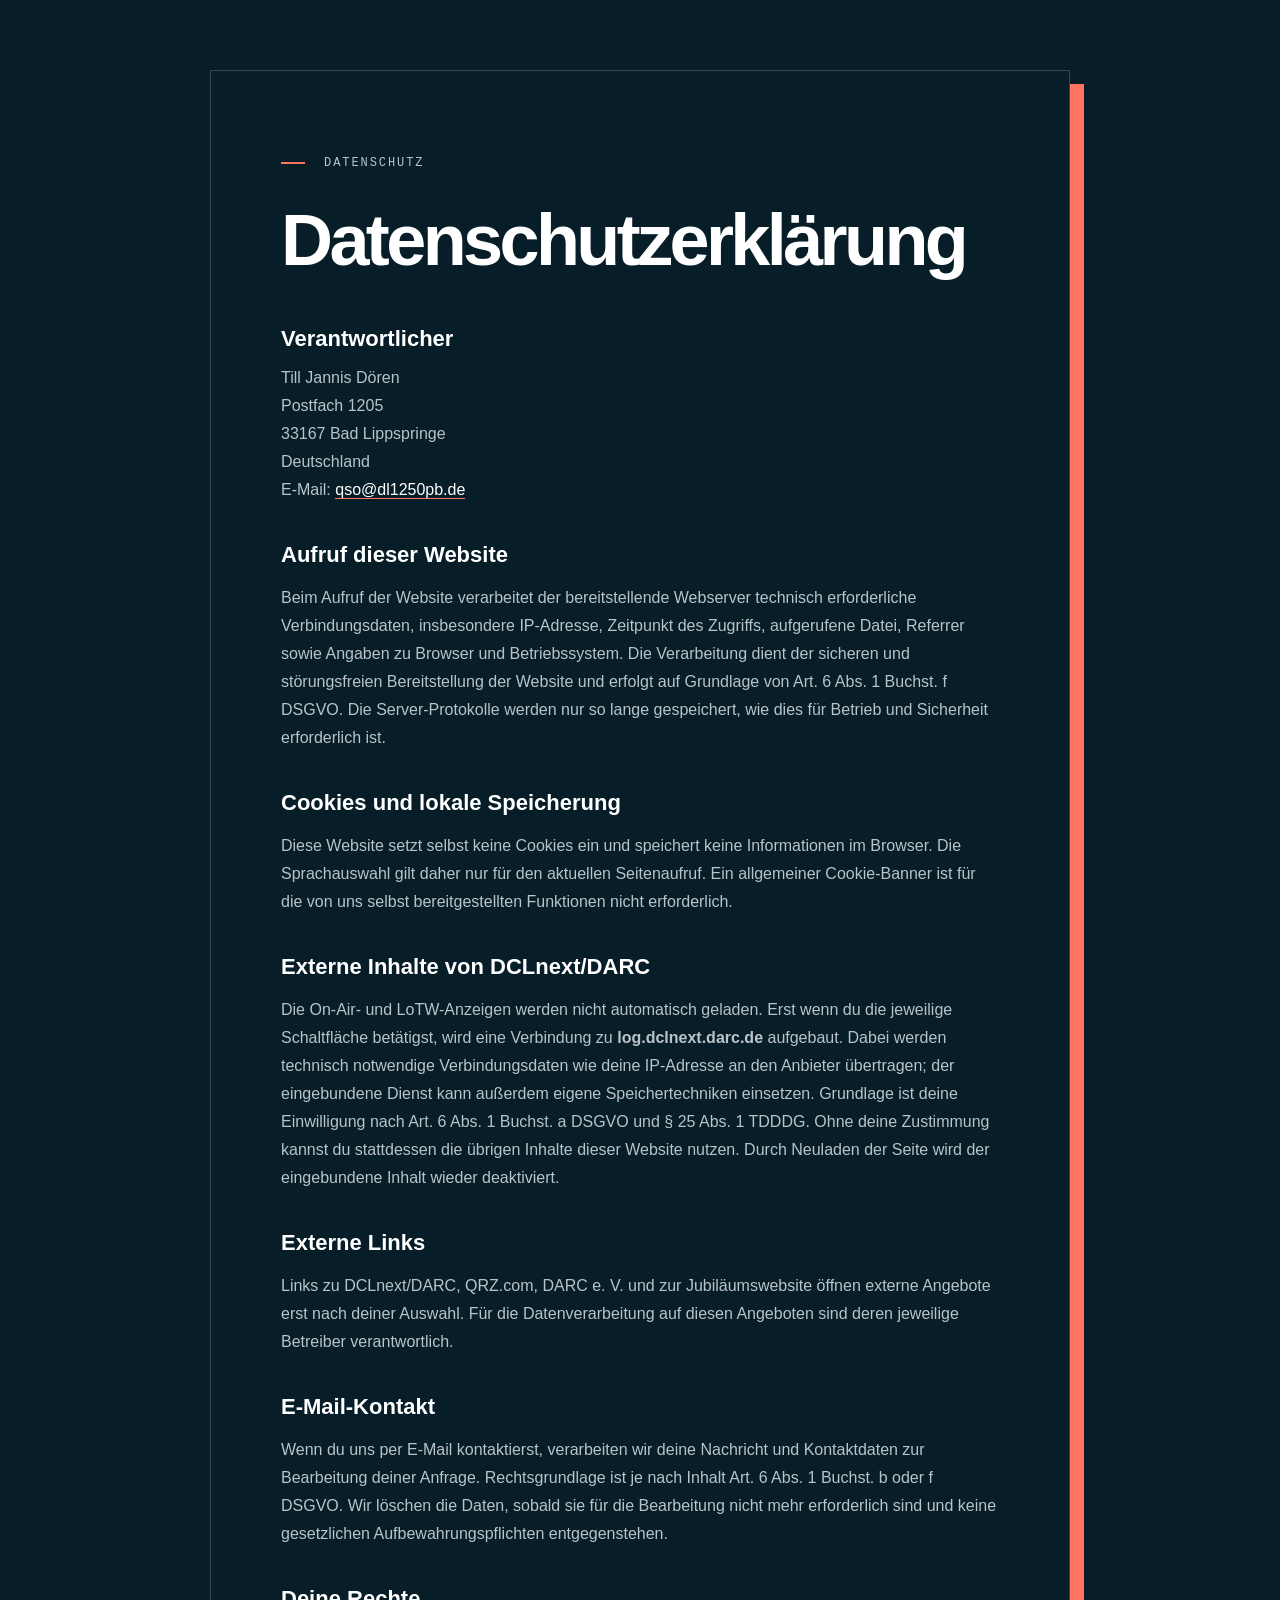
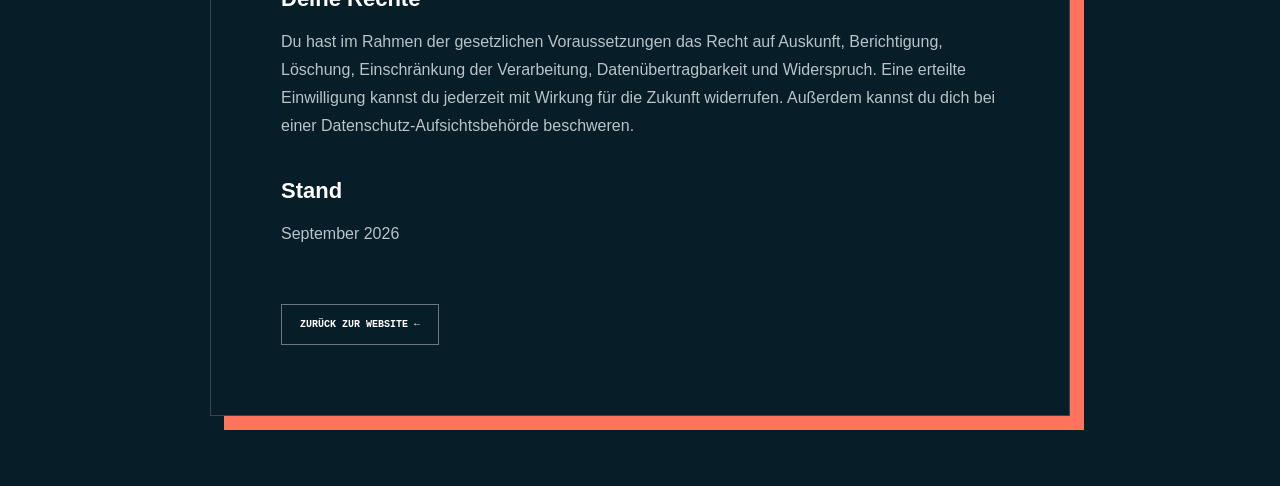
<file: datenschutz.html>
<!doctype html>
<html lang="de">
<head>
  <meta charset="UTF-8">
  <meta name="viewport" content="width=device-width, initial-scale=1.0">
  <meta name="robots" content="noindex, nofollow, noarchive, nosnippet, noimageindex">
  <meta name="googlebot" content="noindex, nofollow, noarchive, nosnippet, noimageindex">
  <title>Datenschutz · DL1250PB</title>
  <link rel="stylesheet" href="styles.css">
</head>
<body class="legal-page">
  <main>
    <article class="legal-card">
      <p class="eyebrow coral"><span></span> DATENSCHUTZ</p>
      <h1>Datenschutzerklärung</h1>

      <h2>Verantwortlicher</h2>
      <address>
        Till Jannis Dören<br>
        Postfach 1205<br>
        33167 Bad Lippspringe<br>
        Deutschland<br>
        E-Mail: <a href="mailto:qso@dl1250pb.de">qso@dl1250pb.de</a>
      </address>

      <h2>Aufruf dieser Website</h2>
      <p>Beim Aufruf der Website verarbeitet der bereitstellende Webserver technisch erforderliche Verbindungsdaten, insbesondere IP-Adresse, Zeitpunkt des Zugriffs, aufgerufene Datei, Referrer sowie Angaben zu Browser und Betriebssystem. Die Verarbeitung dient der sicheren und störungsfreien Bereitstellung der Website und erfolgt auf Grundlage von Art. 6 Abs. 1 Buchst. f DSGVO. Die Server-Protokolle werden nur so lange gespeichert, wie dies für Betrieb und Sicherheit erforderlich ist.</p>

      <h2>Cookies und lokale Speicherung</h2>
      <p>Diese Website setzt selbst keine Cookies ein und speichert keine Informationen im Browser. Die Sprachauswahl gilt daher nur für den aktuellen Seitenaufruf. Ein allgemeiner Cookie-Banner ist für die von uns selbst bereitgestellten Funktionen nicht erforderlich.</p>

      <h2>Externe Inhalte von DCLnext/DARC</h2>
      <p>Die On-Air- und LoTW-Anzeigen werden nicht automatisch geladen. Erst wenn du die jeweilige Schaltfläche betätigst, wird eine Verbindung zu <strong>log.dclnext.darc.de</strong> aufgebaut. Dabei werden technisch notwendige Verbindungsdaten wie deine IP-Adresse an den Anbieter übertragen; der eingebundene Dienst kann außerdem eigene Speichertechniken einsetzen. Grundlage ist deine Einwilligung nach Art. 6 Abs. 1 Buchst. a DSGVO und § 25 Abs. 1 TDDDG. Ohne deine Zustimmung kannst du stattdessen die übrigen Inhalte dieser Website nutzen. Durch Neuladen der Seite wird der eingebundene Inhalt wieder deaktiviert.</p>

      <h2>Externe Links</h2>
      <p>Links zu DCLnext/DARC, QRZ.com, DARC e. V. und zur Jubiläumswebsite öffnen externe Angebote erst nach deiner Auswahl. Für die Datenverarbeitung auf diesen Angeboten sind deren jeweilige Betreiber verantwortlich.</p>

      <h2>E-Mail-Kontakt</h2>
      <p>Wenn du uns per E-Mail kontaktierst, verarbeiten wir deine Nachricht und Kontaktdaten zur Bearbeitung deiner Anfrage. Rechtsgrundlage ist je nach Inhalt Art. 6 Abs. 1 Buchst. b oder f DSGVO. Wir löschen die Daten, sobald sie für die Bearbeitung nicht mehr erforderlich sind und keine gesetzlichen Aufbewahrungspflichten entgegenstehen.</p>

      <h2>Deine Rechte</h2>
      <p>Du hast im Rahmen der gesetzlichen Voraussetzungen das Recht auf Auskunft, Berichtigung, Löschung, Einschränkung der Verarbeitung, Datenübertragbarkeit und Widerspruch. Eine erteilte Einwilligung kannst du jederzeit mit Wirkung für die Zukunft widerrufen. Außerdem kannst du dich bei einer Datenschutz-Aufsichtsbehörde beschweren.</p>

      <h2>Stand</h2>
      <p>September 2026</p>

      <a class="legal-back" href="index.html">Zurück zur Website ←</a>
    </article>
  </main>
</body>
</html>
</file>
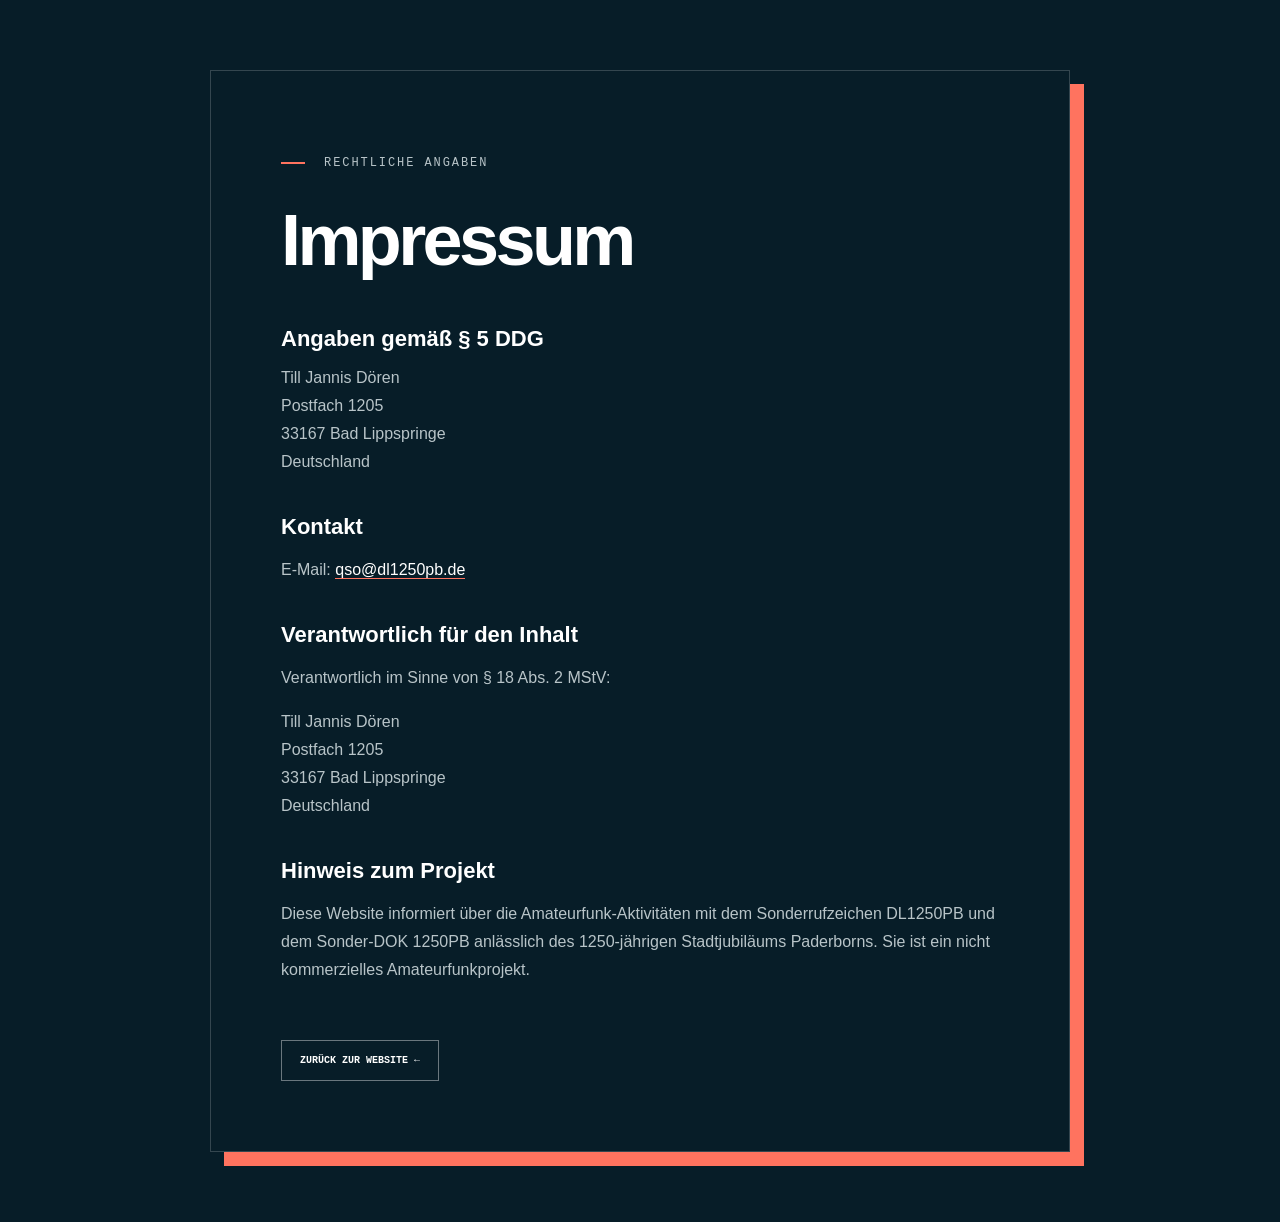
<file: impressum.html>
<!doctype html>
<html lang="de">
<head>
  <meta charset="UTF-8">
  <meta name="viewport" content="width=device-width, initial-scale=1.0">
  <meta name="robots" content="noindex, nofollow, noarchive, nosnippet, noimageindex">
  <meta name="googlebot" content="noindex, nofollow, noarchive, nosnippet, noimageindex">
  <title>Impressum · DL1250PB</title>
  <link rel="stylesheet" href="styles.css">
</head>
<body class="legal-page">
  <main>
    <article class="legal-card">
      <p class="eyebrow coral"><span></span> RECHTLICHE ANGABEN</p>
      <h1>Impressum</h1>

      <h2>Angaben gemäß § 5 DDG</h2>
      <address>
        Till Jannis Dören<br>
        Postfach 1205<br>
        33167 Bad Lippspringe<br>
        Deutschland
      </address>

      <h2>Kontakt</h2>
      <p>E-Mail: <a href="mailto:qso@dl1250pb.de">qso@dl1250pb.de</a></p>

      <h2>Verantwortlich für den Inhalt</h2>
      <p>Verantwortlich im Sinne von § 18 Abs. 2 MStV:</p>
      <address>
        Till Jannis Dören<br>
        Postfach 1205<br>
        33167 Bad Lippspringe<br>
        Deutschland
      </address>

      <h2>Hinweis zum Projekt</h2>
      <p>Diese Website informiert über die Amateurfunk-Aktivitäten mit dem Sonderrufzeichen DL1250PB und dem Sonder-DOK 1250PB anlässlich des 1250-jährigen Stadtjubiläums Paderborns. Sie ist ein nicht kommerzielles Amateurfunkprojekt.</p>

      <a class="legal-back" href="index.html">Zurück zur Website ←</a>
    </article>
  </main>
</body>
</html>
</file>
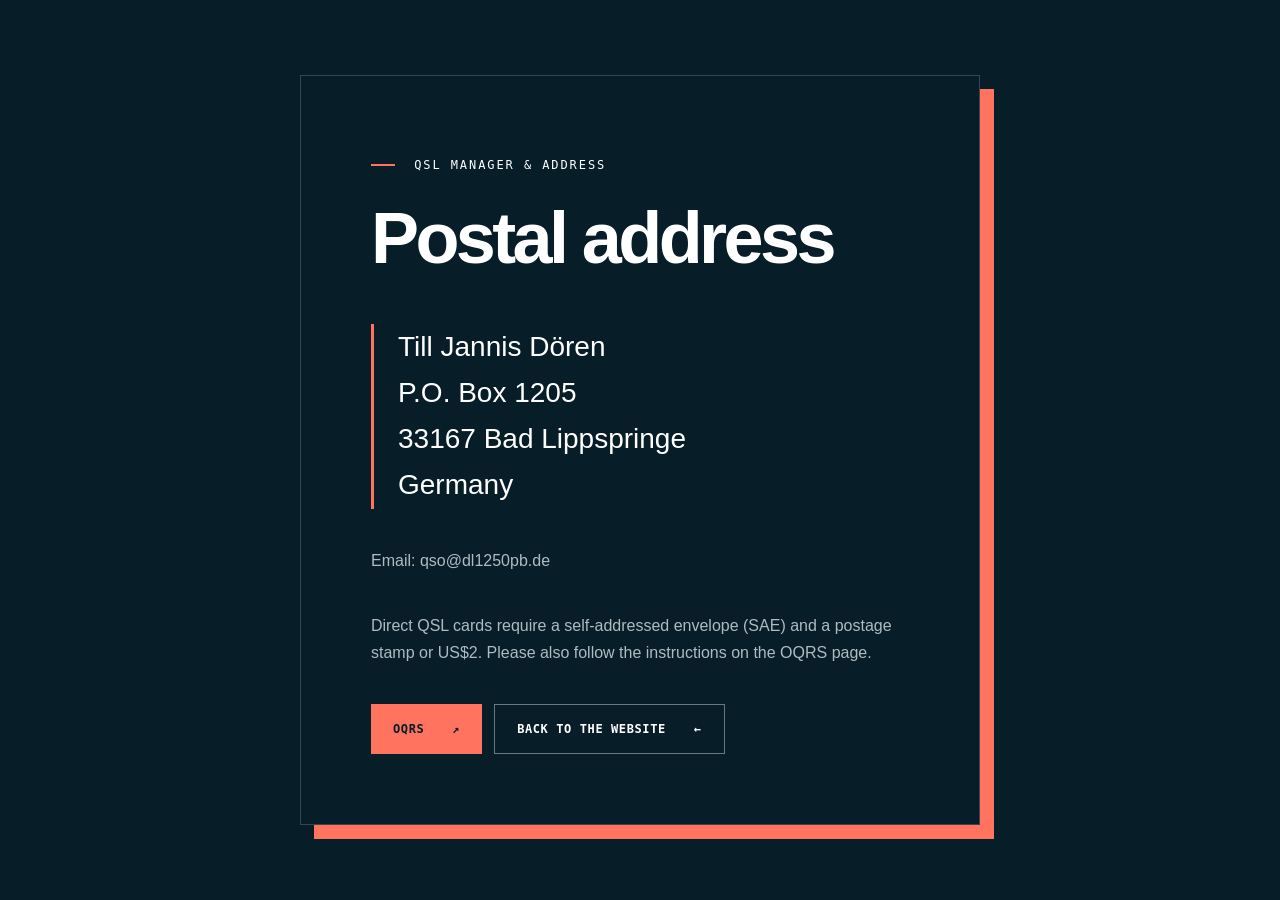
<file: qsl-address.html>
<!doctype html>
<html lang="en">
<head>
  <meta charset="UTF-8">
  <meta name="viewport" content="width=device-width, initial-scale=1.0">
  <meta name="robots" content="noindex, nofollow, noarchive, nosnippet, noimageindex">
  <meta name="googlebot" content="noindex, nofollow, noarchive, nosnippet, noimageindex">
  <title>QSL Manager &amp; Postal Address · DL1250PB</title>
  <link rel="stylesheet" href="styles.css">
</head>
<body class="address-page">
  <main>
    <article class="address-card">
      <p class="eyebrow coral"><span></span> QSL MANAGER &amp; ADDRESS</p>
      <h1>Postal address</h1>
      <address>Till Jannis Dören<br>P.O. Box 1205<br>33167 Bad Lippspringe<br>Germany</address>
      <p>Email: <a href="mailto:qso@dl1250pb.de">qso@dl1250pb.de</a></p>
      <p>Direct QSL cards require a self-addressed envelope (SAE) and a postage stamp or US$2. Please also follow the instructions on the OQRS page.</p>
      <div class="address-actions"><a class="button qsl-button" href="https://log.dclnext.darc.de/oqrs/dn9dkn" target="_blank" rel="noopener nofollow">OQRS <span>↗</span></a><a class="button outline light-outline" href="index.html#qsl">Back to the website <span>←</span></a></div>
    </article>
  </main>
</body>
</html>
</file>
<file: styles.css>
:root{--ink:#102e3b;--deep:#071d28;--cream:#f4f0e7;--coral:#ff735f;--mint:#c7e7d7;--line:rgba(16,46,59,.18)}*{box-sizing:border-box}html{scroll-behavior:smooth;scroll-padding-top:84px}body{margin:0;background:var(--cream);color:var(--ink);font-family:Manrope,sans-serif}a{color:inherit;text-decoration:none}.site-header{height:84px;padding:0 5vw;display:flex;align-items:center;justify-content:space-between;position:fixed;top:0;left:0;z-index:5;width:100%;color:white;background:rgba(7,29,40,.96);border-bottom:1px solid rgba(255,255,255,.16)}.brand{display:flex;gap:14px;align-items:center;font-weight:800;letter-spacing:.07em;font-size:20px}.brand-mark{display:flex;gap:3px;height:22px;align-items:end}.brand-mark i{display:block;width:3px;background:var(--coral)}.brand-mark i:nth-child(1){height:9px}.brand-mark i:nth-child(2){height:15px}.brand-mark i:nth-child(3){height:22px}.site-header nav{display:flex;gap:36px;font:500 12px DM Mono,monospace;letter-spacing:.08em;text-transform:uppercase}.site-header nav a:hover{color:var(--coral)}.nav-toggle{display:none;background:none;border:0}.hero{min-height:760px;height:100vh;background:var(--deep);color:white;display:grid;grid-template-columns:1.1fr .9fr;align-items:center;padding:120px 7vw 75px;position:relative;overflow:hidden}.hero-grid{position:absolute;inset:0;background-image:linear-gradient(rgba(255,255,255,.035) 1px,transparent 1px),linear-gradient(90deg,rgba(255,255,255,.035) 1px,transparent 1px);background-size:65px 65px;mask-image:linear-gradient(90deg,black,transparent)}.hero:after{content:"";position:absolute;width:520px;height:520px;border:1px solid rgba(199,231,215,.15);border-radius:50%;right:-170px;top:100px;box-shadow:0 0 0 80px rgba(199,231,215,.025),0 0 0 160px rgba(199,231,215,.02)}.hero-copy,.signal-card{position:relative;z-index:1}.eyebrow{font:500 12px DM Mono,monospace;letter-spacing:.16em}.eyebrow span{display:inline-block;width:24px;height:2px;background:var(--coral);vertical-align:middle;margin-right:10px}.hero h1,.section h2{font-size:clamp(58px,7vw,108px);line-height:.87;letter-spacing:-.065em;margin:30px 0}.hero h1 span{color:var(--coral)}.hero-text{max-width:580px;font-size:18px;line-height:1.7;color:#b9c5ca}.hero-text strong{color:#fff}.hero-actions{display:flex;align-items:center;gap:32px;margin-top:40px}.button{display:inline-flex;gap:28px;align-items:center;padding:17px 22px;font:600 12px DM Mono,monospace;letter-spacing:.05em;text-transform:uppercase}.button.primary{background:var(--coral);color:var(--deep)}.button.dark{background:var(--ink);color:white;margin-top:36px}.text-link{font:500 12px DM Mono,monospace;text-transform:uppercase;border-bottom:1px solid rgba(255,255,255,.4);padding:10px 0}.signal-card{justify-self:end;width:min(430px,90%);aspect-ratio:148/105;padding:28px;background:#0b2835;border:1px solid rgba(255,255,255,.16);transform:rotate(2deg);box-shadow:18px 18px 0 rgba(255,115,95,.85)}.signal-top,.signal-meta,.widget-title{display:flex;justify-content:space-between;font:500 10px DM Mono,monospace;letter-spacing:.14em}.on-air{color:var(--mint)}.on-air i{display:inline-block;width:6px;height:6px;background:var(--coral);border-radius:50%;box-shadow:0 0 0 5px rgba(255,115,95,.15)}.signal-card>strong{display:block;font-size:clamp(46px,5vw,74px);letter-spacing:-.06em;margin:60px 0}.signal-card>strong span{color:var(--coral)}.wave{height:70px;background:url("data:image/svg+xml,%3Csvg xmlns='http://www.w3.org/2000/svg' width='400' height='70' viewBox='0 0 400 70'%3E%3Cpath d='M0 35h24l8-18 12 38 14-52 15 64 13-45 13 26 10-13h20l10-25 16 51 14-57 13 49 13-30 12 12h25l9-19 11 40 16-52 13 63 16-50 12 31 9-13h30' fill='none' stroke='%23ff735f' stroke-width='2'/%3E%3C/svg%3E") center/cover no-repeat}.signal-meta{border-top:1px solid rgba(255,255,255,.18);padding-top:18px;color:#aebbc1}.scroll-note{position:absolute;bottom:28px;left:7vw;font:10px DM Mono;letter-spacing:.14em;color:#778991}.scroll-note span{color:var(--coral);font-size:18px;margin-left:12px}.section{padding:110px 7vw}.section-label{font:500 10px DM Mono;letter-spacing:.15em;border-top:1px solid var(--line);padding-top:15px}.section-label.light{border-color:rgba(255,255,255,.18);color:#87a0aa}.intro{display:grid;grid-template-columns:130px 1fr .65fr;gap:5vw;min-height:760px}.intro-content{padding-top:70px}.kicker{font:500 12px DM Mono;color:var(--coral)}.section h2{font-size:clamp(46px,5.5vw,84px)}.section h2 em{font-weight:400;color:var(--coral)}.intro-columns{display:grid;grid-template-columns:1fr 1fr;gap:36px;max-width:800px;line-height:1.75;color:#51656d}.year-block{font-weight:800;font-size:clamp(100px,15vw,220px);line-height:.72;color:var(--mint);align-self:center;letter-spacing:-.09em}.year-block span{display:block}.year-block small{display:block;font:600 12px DM Mono;letter-spacing:.18em;color:var(--ink);line-height:1.5;margin:35px 0 0 20px}.live,.qsl{background:var(--deep);color:white}.live-heading,.operators-heading{display:grid;grid-template-columns:1fr 340px;gap:40px;align-items:end;margin:60px 0}.live-heading>p,.operators-heading>p{color:#8ca0a9;line-height:1.7}.live h2,.operators h2,.qsl h2{margin-bottom:0}.widgets{display:grid;grid-template-columns:1fr 1.3fr;gap:22px}.widget{height:410px;background:#fff;color:var(--ink);padding:20px}.widget-title{border-bottom:1px solid #dce2e3;padding-bottom:15px}.widget-title span:last-child{color:#e05243}.widget iframe{width:100%;height:340px;border:0;background:#edf1f1}.upload-widget{background:#e6eee9}.widget-note{font:10px DM Mono;color:#738892;margin-top:18px}.operators{background:var(--mint)}.operator-grid{display:grid;grid-template-columns:repeat(4,1fr);border-top:1px solid var(--line);border-left:1px solid var(--line)}.operator-grid article{padding:28px;border-right:1px solid var(--line);border-bottom:1px solid var(--line);min-height:350px}.operator-grid article>span{font:10px DM Mono}.avatar{width:100%;aspect-ratio:1.2;margin:45px 0 25px;background:var(--cream);display:grid;place-items:center;font-size:62px;font-weight:800;color:#d9d7cd}.operator-grid h3{font-size:18px;margin:0 0 8px}.operator-grid p{font:10px DM Mono;color:#617179}.operator-grid .join{background:var(--coral);display:flex;flex-direction:column;justify-content:flex-end}.join>span{font-size:50px!important;margin-bottom:auto}.join h3{font-size:26px}.qsl-layout{display:grid;grid-template-columns:1fr 1fr;gap:8vw;margin-top:65px}.qsl-copy{padding-top:50px;font-size:18px;line-height:1.7;color:#b8c4c8}.qsl-copy strong{color:white}.address{margin:45px 0;border-left:3px solid var(--coral);padding:4px 0 4px 25px}.address span{font:10px DM Mono;color:var(--coral);letter-spacing:.14em}.address address{font-style:normal;color:white;margin-top:12px}.qsl-copy .small{font-size:13px;color:#7e939c}footer{background:var(--coral);color:var(--deep);padding:75px 7vw 25px;display:grid;grid-template-columns:2fr 1fr 1fr;gap:30px;align-items:end}.footer-call{font-size:clamp(60px,11vw,170px);font-weight:800;letter-spacing:-.08em;line-height:.8}footer p,.footer-links{font:600 10px DM Mono;letter-spacing:.12em}.footer-links{display:flex;flex-direction:column;gap:14px}.copyright{grid-column:1/-1;border-top:1px solid rgba(7,29,40,.25);padding-top:18px;margin-top:45px}
@media(max-width:900px){.site-header nav{display:none;position:absolute;top:84px;left:0;right:0;background:var(--deep);padding:28px 5vw;flex-direction:column}.site-header nav.open{display:flex}.nav-toggle{display:block}.nav-toggle span{display:block;width:25px;height:2px;background:white;margin:6px}.hero{grid-template-columns:1fr;padding-top:150px;height:auto}.signal-card{justify-self:start;margin:70px 0 45px}.intro{grid-template-columns:1fr}.intro-content{padding-top:20px}.year-block{display:none}.live-heading,.operators-heading,.qsl-layout{grid-template-columns:1fr}.widgets{grid-template-columns:1fr}.operator-grid{grid-template-columns:1fr 1fr}footer{grid-template-columns:1fr 1fr}.footer-call{grid-column:1/-1}}
@media(max-width:560px){.hero,.section{padding-left:22px;padding-right:22px}.hero h1{font-size:58px}.hero-actions{align-items:flex-start;flex-direction:column}.signal-card{width:calc(100% - 18px);padding:20px}.signal-card>strong{font-size:43px}.intro-columns{grid-template-columns:1fr}.operator-grid{grid-template-columns:1fr}.operator-grid article{min-height:240px}footer{grid-template-columns:1fr;padding-left:22px;padding-right:22px}.footer-call{font-size:70px}}
.header-actions{display:flex;align-items:center;gap:22px}.language-toggle{display:flex;align-items:center;gap:8px;padding:8px 10px;border:1px solid rgba(255,255,255,.25);background:transparent;color:#82949c;font:500 10px DM Mono,monospace;letter-spacing:.08em;cursor:pointer}.language-toggle i{width:1px;height:12px;background:rgba(255,255,255,.3)}.language-toggle span.active{color:white}.operator-grid:has(.operator:only-child){grid-template-columns:minmax(260px,360px)}.operator-grid:has(.operator:nth-child(2):last-child){grid-template-columns:repeat(2,1fr)}.operator-grid .operator{min-height:240px;display:flex;flex-direction:column}.operator h3{font-size:48px;letter-spacing:-.04em;margin:0 0 26px}.operator dl{margin-top:auto;margin-bottom:0;border-top:1px solid var(--line)}.operator dl div{display:flex;justify-content:space-between;gap:20px;padding:14px 0;border-bottom:1px solid var(--line)}.operator dt{font:500 9px DM Mono;letter-spacing:.12em;color:#617179}.operator dd{margin:0;font:600 11px DM Mono;text-align:right}.qsl-links{display:flex;align-items:center;gap:26px;margin:34px 0}.qsl-links>a:not(.button){font:600 11px DM Mono;border-bottom:1px solid #6d838c;padding:8px 0}.qsl-button{background:var(--coral);color:var(--deep)}
.intro-actions{display:flex;flex-wrap:wrap;gap:12px}.button.outline{background:transparent;border:1px solid var(--ink);color:var(--ink)}.address-button{border:1px solid var(--coral);color:white}.address-button:hover,.address-button:focus-visible{background:var(--coral);color:var(--deep)}
.calendar-section{background:var(--cream)}.calendar-heading{display:grid;grid-template-columns:1fr 340px;gap:40px;align-items:end;margin:60px 0}.calendar-heading>p{color:#617179;line-height:1.7}.calendar-heading h2{margin-bottom:0}.calendar-shell{display:grid;grid-template-columns:minmax(0,1.4fr) minmax(280px,.6fr);border:1px solid var(--line)}.calendar-card{padding:35px}.calendar-controls{display:grid;grid-template-columns:40px 1fr 40px;align-items:center;margin-bottom:34px}.calendar-controls h3{text-align:center;text-transform:capitalize;margin:0;font-size:22px}.calendar-controls button{width:40px;height:40px;border:1px solid var(--line);background:transparent;color:var(--ink);cursor:pointer;font-size:18px}.calendar-controls button:hover,.calendar-controls button:focus-visible{background:var(--ink);color:white}.calendar-weekdays,.calendar-grid{display:grid;grid-template-columns:repeat(7,1fr)}.calendar-weekdays span{padding:10px;text-align:center;font:500 9px DM Mono;color:#718187}.calendar-day{aspect-ratio:1;display:grid;place-items:center;border-right:1px solid var(--line);border-top:1px solid var(--line);font:500 12px DM Mono;position:relative}.calendar-day:nth-child(7n){border-right:0}.calendar-day.empty{color:transparent}.calendar-day.has-event{background:var(--coral);font-weight:700}.calendar-day.has-event:after{content:"";width:5px;height:5px;border-radius:50%;background:var(--ink);position:absolute;bottom:18%}.event-list{background:var(--ink);color:white;padding:35px}.event-list-label{font:500 10px DM Mono;letter-spacing:.14em;color:var(--coral);margin:0 0 30px}.event-list article{display:grid;grid-template-columns:60px 1fr;gap:20px;border-top:1px solid rgba(255,255,255,.15);padding:20px 0}.event-list time{font:500 11px DM Mono;color:var(--coral);text-transform:uppercase}.event-list strong,.event-list span{display:block}.event-list span{font:10px DM Mono;color:#91a3aa;margin-top:8px}.no-events{color:#aebcc1;line-height:1.7;font-size:14px;border-top:1px solid rgba(255,255,255,.15);padding-top:20px}
.calendar-note{margin:0 0 30px;padding:18px 22px;border-left:3px solid var(--coral);background:rgba(16,46,59,.04);color:#51656d;font-size:14px;line-height:1.7}.calendar-note strong{color:var(--ink)}.event-list article>div{min-width:0}.event-list .event-description{margin:12px 0 0;color:#d4dfe3;font-size:14px;line-height:1.6;white-space:pre-wrap;overflow-wrap:anywhere}
.calendar-weekdays,.calendar-grid{grid-template-columns:repeat(7,minmax(0,1fr))}.calendar-day{min-height:52px;min-width:0}.calendar-day.has-bands{display:flex;flex-direction:column;justify-content:center;gap:5px;padding:5px 2px;min-width:0}.calendar-day.has-bands:after{display:none}.calendar-bands{display:flex;flex-wrap:wrap;justify-content:center;gap:3px 5px;max-width:100%;font:600 10px monospace;line-height:1.2;overflow-wrap:anywhere}.calendar-bands>span{display:inline-block}
@media(prefers-reduced-motion:reduce){html{scroll-behavior:auto}}
@media(max-width:900px){.calendar-heading,.calendar-shell{grid-template-columns:1fr}.calendar-card,.event-list{padding:24px}}
@media(max-width:560px){.calendar-card{padding:14px}.calendar-day{font-size:10px}.calendar-day.has-event:after{bottom:10%}}
.address-page{min-height:100vh;background:var(--deep);color:white}.address-page main{min-height:100vh;display:grid;place-items:center;padding:40px 20px}.address-card{width:min(680px,100%);border:1px solid rgba(255,255,255,.18);padding:clamp(28px,6vw,70px);box-shadow:14px 14px 0 var(--coral)}.address-card h1{font-size:clamp(42px,7vw,72px);letter-spacing:-.05em;margin:25px 0 45px}.address-card address{font-style:normal;font-size:clamp(20px,3vw,28px);line-height:1.65;border-left:3px solid var(--coral);padding-left:24px}.address-card>p:not(.eyebrow){color:#aebcc1;line-height:1.7;margin:38px 0}.address-actions{display:flex;flex-wrap:wrap;gap:12px}.light-outline{border-color:rgba(255,255,255,.4)!important;color:white!important}
.qsl-card-image{position:absolute;inset:0 0 0 auto;width:auto;height:100%;max-width:none;background:#0b2835;z-index:2}.activity-links{display:flex;flex-wrap:wrap;gap:12px;margin-top:34px}.activity-button{border:1px solid rgba(255,255,255,.35);color:white}.activity-button:hover,.activity-button:focus-visible{background:var(--coral);border-color:var(--coral);color:var(--deep)}
.embed-consent{height:340px;background:#edf1f1;display:flex;flex-direction:column;align-items:center;justify-content:center;text-align:center;padding:35px}.upload-widget .embed-consent{background:#dce7e1}.embed-consent p{max-width:420px;color:#617179;font-size:13px;line-height:1.6}.embed-consent button{border:0;background:var(--ink);color:white;padding:14px 18px;font:600 10px DM Mono,monospace;letter-spacing:.06em;cursor:pointer}.embed-consent button:hover,.embed-consent button:focus-visible{background:var(--coral);color:var(--deep)}.legal-page{min-height:100vh;background:var(--deep);color:white}.legal-page main{width:min(860px,calc(100% - 40px));margin:0 auto;padding:70px 0}.legal-card{border:1px solid rgba(255,255,255,.18);padding:clamp(28px,6vw,70px);box-shadow:14px 14px 0 var(--coral)}.legal-card h1{font-size:clamp(42px,7vw,72px);letter-spacing:-.05em;margin:25px 0 45px}.legal-card h2{font-size:22px;margin:38px 0 12px}.legal-card p,.legal-card address,.legal-card li{color:#b8c4c8;line-height:1.75}.legal-card address{font-style:normal}.legal-card a{color:white;border-bottom:1px solid var(--coral)}.legal-back{display:inline-flex;margin-top:40px;border:1px solid rgba(255,255,255,.4)!important;padding:14px 18px;font:600 10px DM Mono,monospace;text-transform:uppercase}
@media(max-width:560px){.operator-grid:has(.operator:nth-child(2):last-child){grid-template-columns:1fr}}

/* Horizontale Operator-Karten: für weitere Rufzeichen vorbereitet. */
.operator-carousel{position:relative}.operator-controls{display:flex;justify-content:flex-end;gap:8px;margin-bottom:14px}.operator-controls button{width:42px;height:42px;border:1px solid var(--line);background:transparent;color:var(--ink);font-size:18px;cursor:pointer}.operator-controls button:hover,.operator-controls button:focus-visible{background:var(--ink);color:white}.operator-grid{display:flex;gap:22px;overflow-x:auto;scroll-snap-type:x mandatory;scrollbar-color:var(--coral) rgba(16,46,59,.12);scrollbar-width:thin;border:0;padding:0 0 18px}.operator-grid .operator{flex:0 0 clamp(270px,23vw,340px);scroll-snap-align:start;border:1px solid var(--line);background:rgba(244,240,231,.5);box-shadow:8px 8px 0 rgba(16,46,59,.1);padding:28px}.operator h3{font-size:24px;margin:0 0 26px}.operator-grid::-webkit-scrollbar{height:8px}.operator-grid::-webkit-scrollbar-thumb{background:var(--coral)}.operator-grid::-webkit-scrollbar-track{background:rgba(16,46,59,.12)}
@media(max-width:560px){.operator-grid .operator{flex-basis:min(82vw,320px)}.operator-controls{justify-content:flex-start}}
</file>
<file: gallery.css>
.city-gallery {
  grid-column: 1 / -1;
  min-width: 0;
  padding-top: 20px;
}

.city-gallery-heading {
  display: flex;
  justify-content: space-between;
  align-items: end;
  flex-wrap: wrap;
  gap: 24px;
  margin-bottom: 28px;
}

.city-gallery-heading h3 {
  margin: 12px 0 0;
  font-size: clamp(28px, 3vw, 44px);
  line-height: 1.1;
  letter-spacing: -.04em;
}

.city-gallery-controls {
  display: flex;
  gap: 8px;
}

.city-gallery-controls button {
  display: inline-flex;
  align-items: center;
  gap: 14px;
  min-height: 44px;
  padding: 12px 16px;
  border: 1px solid var(--line);
  background: transparent;
  color: var(--ink);
  font: 500 11px monospace;
  cursor: pointer;
}

.city-gallery-controls button:hover {
  background: var(--ink);
  color: white;
}

.city-gallery-controls button:focus-visible,
.city-gallery-track:focus-visible,
.city-slide a:focus-visible {
  outline: 3px solid var(--coral);
  outline-offset: 4px;
}

.city-gallery-track {
  position: relative;
  display: flex;
  align-items: start;
  gap: 24px;
  overflow-x: auto;
  scroll-snap-type: x proximity;
  scrollbar-width: thin;
  scrollbar-color: var(--coral) transparent;
  padding-bottom: 18px;
}

.city-slide {
  flex: 0 0 auto;
  width: var(--city-image-width, 100%);
  max-width: 100%;
  margin: 0;
  scroll-snap-align: start;
}

.city-slide img {
  display: block;
  height: auto;
  width: 100%;
  max-width: 100%;
  background: var(--mint);
}

.city-slide figcaption {
  width: 0;
  min-width: 100%;
  padding: 18px 0 8px;
  border-bottom: 1px solid var(--line);
  overflow-wrap: anywhere;
}

.city-slide h4 {
  margin: 0 0 8px;
  font-size: 18px;
}

.city-slide a {
  color: #51656d;
  font-size: 13px;
  line-height: 1.6;
  text-decoration: underline;
  text-underline-offset: 3px;
}
</file>
<file: info.css>
.qsl-steps{display:grid;grid-template-columns:repeat(3,minmax(0,1fr));gap:24px;list-style:none;padding:0;margin:65px 0 38px;counter-reset:none}
.qsl-steps li{padding:28px;border:1px solid rgba(255,255,255,.18);background:rgba(255,255,255,.025)}
.qsl-step-number{display:block;color:var(--coral);font:500 13px DM Mono,monospace;letter-spacing:.12em;margin-bottom:26px}
.qsl-steps h3{font-size:22px;line-height:1.2;margin:0 0 18px;letter-spacing:-.02em}
.qsl-steps p{font-size:15px;line-height:1.75;color:#b8c4c8;margin:0}
.qsl-steps a{color:white;text-decoration:underline;text-decoration-color:var(--coral);text-underline-offset:4px}
.qsl-glossary{display:grid;grid-template-columns:1fr 1fr;gap:32px;margin:0}
.qsl-glossary>div{border-top:1px solid rgba(255,255,255,.18);padding-top:22px}
.qsl-glossary dt{color:var(--coral);font:600 12px DM Mono,monospace;letter-spacing:.12em;margin-bottom:12px}
.qsl-glossary dd{margin:0;color:#b8c4c8;font-size:14px;line-height:1.75}
.qsl-glossary strong{color:white;font-weight:600}
.faq{background:var(--mint)}
.faq-heading{display:grid;grid-template-columns:1.3fr 1fr;gap:50px;align-items:end;margin:60px 0 48px}
.faq-heading h2{margin:0}
.faq-heading p{max-width:440px;color:#51656d;font-size:16px;line-height:1.75;margin:0}
.faq-list{border-top:1px solid var(--line)}
.faq-list details{border-bottom:1px solid var(--line)}
.faq-list summary{cursor:pointer;padding:25px 12px 25px 0;font-size:clamp(18px,2vw,24px);font-weight:700;line-height:1.4}
.faq-list summary::marker{color:var(--ink)}
.faq-list summary:focus-visible{outline:2px solid var(--ink);outline-offset:5px}
.faq-list details[open] summary{color:var(--deep)}
.faq-list p{max-width:820px;padding:0 0 25px;margin:0;color:#405a64;font-size:16px;line-height:1.8}
.faq-list a{text-decoration:underline;text-underline-offset:3px;color:var(--ink)}
@media(max-width:900px){.qsl-steps{grid-template-columns:1fr;margin-top:44px}.qsl-step-number{margin-bottom:16px}.faq-heading{grid-template-columns:1fr;gap:24px}.qsl-glossary{gap:24px}}
@media(max-width:560px){.qsl-steps li{padding:24px}.qsl-glossary{grid-template-columns:1fr}.faq-heading{margin-top:42px}.faq-list summary{padding-top:22px;padding-bottom:22px}}
</file>
<file: content.css>
.city-slide figcaption p {
  margin: 12px 0 16px;
  color: #51656d;
  font-size: 14px;
  line-height: 1.75;
}

.hero h1 .hero-callsign {
  display: block;
  margin-bottom: 22px;
  color: var(--mint);
  font: 600 13px/1.5 monospace;
  letter-spacing: .1em;
}

.hero-visitor-link {
  margin: 24px 0 0;
  color: var(--mint);
  font-size: 13px;
  line-height: 1.7;
}

.hero-visitor-link a {
  text-decoration: underline;
  text-underline-offset: 4px;
}

.hero-visitor-link a:focus-visible {
  outline: 2px solid var(--coral);
  outline-offset: 5px;
}

.live-explainer {
  max-width: 850px;
  margin: -18px 0 30px;
  color: #b8c4c8;
  font-size: 14px;
  line-height: 1.75;
}

.clubstations-heading {
  margin: 62px 0 28px;
  padding-top: 28px;
  border-top: 1px solid var(--line);
}

.clubstation-address {
  margin: 0 0 24px;
  font-size: 14px;
  font-style: normal;
  line-height: 1.7;
  overflow-wrap: anywhere;
}

.clubstation-address-label {
  display: block;
  margin-bottom: 8px;
  color: #51656d;
  font: 500 10px monospace;
  letter-spacing: .1em;
}

.clubstation-address a {
  text-decoration: underline;
  text-decoration-color: var(--coral);
  text-underline-offset: 4px;
}

.clubstation-address a:focus-visible {
  outline: 3px solid var(--ink);
  outline-offset: 4px;
}

.calendar-timezone {
  margin: 0 0 18px;
  color: #51656d;
  font-size: 13px;
  line-height: 1.7;
}

.calendar-timezone strong {
  color: var(--ink);
}

.clubstations-heading h3 {
  margin: 16px 0 0;
  font-size: clamp(28px, 3vw, 42px);
  letter-spacing: -.04em;
}

.news {
  background: var(--mint);
}

.news-heading {
  display: grid;
  grid-template-columns: 1.3fr 1fr;
  align-items: end;
  gap: 40px;
  margin: 60px 0 44px;
}

.news-heading h2 {
  margin: 0;
}

.news-heading > p {
  max-width: 440px;
  margin: 0;
  color: #405a64;
  line-height: 1.75;
}

.news-grid {
  display: grid;
  grid-template-columns: repeat(3, minmax(0, 1fr));
  gap: 22px;
}

.news-card {
  display: flex;
  flex-direction: column;
  padding: 28px;
  border: 1px solid var(--line);
  background: rgba(244, 240, 231, .55);
}

.news-card time {
  color: #51656d;
  font: 500 11px monospace;
  letter-spacing: .04em;
}

.news-card h3 {
  margin: 25px 0 16px;
  font-size: 25px;
  line-height: 1.2;
  letter-spacing: -.035em;
}

.news-card p {
  margin: 0 0 28px;
  color: #405a64;
  font-size: 15px;
  line-height: 1.75;
}

.news-card a {
  align-self: start;
  margin-top: auto;
  padding-bottom: 5px;
  border-bottom: 2px solid var(--coral);
  font-size: 13px;
  font-weight: 700;
}

.news-card a:focus-visible {
  outline: 3px solid var(--ink);
  outline-offset: 5px;
}

@media (max-width: 900px) {
  .news-heading,
  .news-grid {
    grid-template-columns: 1fr;
  }

  .news-heading {
    gap: 24px;
  }
}

.operator-grid .clubstation {
  flex-basis: clamp(300px, calc((100% - 44px) / 3), 460px);
}

.clubstation .clubstation-hours {
  margin: 0 0 18px;
}

.clubstation .clubstation-hours > div {
  display: block;
}

.clubstation-hours dt {
  margin-bottom: 10px;
}

.clubstation-hours dd {
  font: 600 14px/1.65 Manrope, sans-serif;
  text-align: left;
}

.operator-grid .clubstation p {
  color: #405a64;
  font: 400 14px/1.7 Manrope, sans-serif;
}

.clubstation-welcome {
  margin: 0 0 18px;
}

.clubstation-registration {
  margin: 0 0 24px;
}

.clubstation-registration strong {
  display: block;
  color: var(--ink);
}

.clubstation-registration a {
  display: inline-block;
  padding: 3px 0;
  color: var(--ink);
  text-decoration: underline;
  text-decoration-color: var(--coral);
  text-underline-offset: 4px;
  overflow-wrap: anywhere;
}

.clubstation-links {
  display: flex;
  flex-wrap: wrap;
  gap: 10px;
  margin-top: auto;
}

.clubstation-links a {
  display: inline-flex;
  align-items: center;
  gap: 10px;
  min-height: 42px;
  padding: 10px 12px;
  border: 1px solid var(--line);
  color: var(--ink);
  font-size: 12px;
  font-weight: 600;
}

.clubstation-links a:hover {
  color: white;
  background: var(--ink);
}

.clubstation-registration a:focus-visible,
.clubstation-links a:focus-visible {
  outline: 3px solid var(--ink);
  outline-offset: 4px;
}

@media (max-width: 560px) {
  .footer-call {
    font-size: clamp(56px, 20vw, 70px);
  }

  .operator-grid .clubstation {
    flex-basis: min(82vw, 320px);
  }
}

.operator-grid .ov-evening-place {
  margin: -8px 0 22px;
  font-weight: 600;
}
</file>
<file: activation.css>
.activation-section {
  display: grid;
  grid-template-columns: minmax(220px, .8fr) minmax(0, 1.2fr);
  align-items: center;
  gap: 40px;
  padding: 38px 7vw;
  border-top: 1px solid rgba(255, 255, 255, .16);
  background: var(--deep);
  color: white;
}

.activation-heading h2 {
  max-width: 420px;
  margin: 16px 0;
  font-size: clamp(26px, 3vw, 38px);
  line-height: 1.1;
  letter-spacing: -.035em;
}

.activation-note {
  max-width: 420px;
  margin: 0;
  color: #aebcc1;
  font-size: 13px;
  line-height: 1.65;
}

#next-activation {
  display: flex;
  justify-content: space-between;
  align-items: center;
  gap: 28px;
  min-width: 0;
  min-height: 160px;
  padding-left: 32px;
  border-left: 2px solid var(--coral);
}

.next-activation-info {
  min-width: 0;
  overflow-wrap: anywhere;
}

.next-activation-status {
  margin: 0 0 12px;
  color: var(--coral);
  font: 600 10px monospace;
  letter-spacing: .12em;
  text-transform: uppercase;
}

.next-activation-info time {
  display: block;
  color: #c7d4d9;
  font-size: 14px;
}

.next-activation-info h3 {
  margin: 10px 0 6px;
  font-size: 30px;
  letter-spacing: -.035em;
}

.next-activation-time {
  margin: 0;
  color: var(--mint);
  font: 500 13px monospace;
  line-height: 1.5;
}

.next-activation-bands {
  display: flex;
  flex-wrap: wrap;
  gap: 6px;
  margin: 14px 0 0;
}

.next-activation-bands span {
  border: 1px solid rgba(199, 231, 215, .35);
  padding: 5px 9px;
  color: var(--mint);
  font: 600 11px monospace;
}

.next-activation-link {
  display: inline-flex;
  align-items: center;
  flex-shrink: 0;
  gap: 18px;
  min-height: 44px;
  padding: 14px 18px;
  border: 1px solid rgba(255, 255, 255, .4);
  font: 600 11px monospace;
}

.next-activation-link:hover,
.next-activation-link:focus-visible {
  background: var(--coral);
  border-color: var(--coral);
  color: var(--deep);
}

.next-activation-link:focus-visible {
  outline: 2px solid var(--mint);
  outline-offset: 4px;
}

.next-activation-empty {
  max-width: 540px;
  margin: 0;
  color: #c7d4d9;
  font-size: 15px;
  line-height: 1.7;
}

@media (max-width: 900px) {
  .activation-section {
    grid-template-columns: 1fr;
    gap: 28px;
  }
}

@media (max-width: 560px) {
  .activation-section {
    padding: 32px 22px;
  }

  #next-activation {
    align-items: start;
    flex-direction: column;
    padding-left: 20px;
    gap: 22px;
  }
}
</file>
<file: basics.css>
.basics {
  background: var(--cream);
}

.basics-heading {
  display: grid;
  grid-template-columns: 1.3fr 1fr;
  align-items: end;
  gap: 40px;
  margin: 60px 0 44px;
}

.basics-heading h2 {
  margin: 0;
}

.basics-heading > p {
  max-width: 440px;
  margin: 0;
  color: #405a64;
  line-height: 1.75;
}

.basics-grid {
  display: grid;
  grid-template-columns: repeat(3, minmax(0, 1fr));
  gap: 22px;
}

.basics-card {
  display: flex;
  flex-direction: column;
  min-width: 0;
  padding: 28px;
  border: 1px solid var(--line);
  border-top: 3px solid var(--coral);
  background: rgba(255, 255, 255, .4);
}

.basics-card h3 {
  margin: 0 0 20px;
  font-size: 25px;
  line-height: 1.2;
  letter-spacing: -.035em;
}

.basics-card p {
  margin: 0 0 28px;
  color: #405a64;
  font-size: 15px;
  line-height: 1.75;
}

.basics-card a {
  align-self: start;
  margin-top: auto;
  padding-bottom: 5px;
  border-bottom: 2px solid var(--coral);
  font-size: 13px;
  font-weight: 700;
  line-height: 1.6;
}

.basics-glossary {
  margin-top: 36px;
  border-top: 1px solid var(--line);
  border-bottom: 1px solid var(--line);
}

.basics-glossary summary {
  padding: 22px 0;
  cursor: pointer;
  font-size: 18px;
  font-weight: 700;
  line-height: 1.5;
}

.basics-glossary dl {
  display: grid;
  grid-template-columns: repeat(3, minmax(0, 1fr));
  gap: 28px;
  margin: 0;
  padding: 8px 0 28px;
}

.basics-glossary dt {
  margin-bottom: 10px;
  font: 700 13px monospace;
  color: var(--ink);
}

.basics-glossary dd {
  margin: 0;
  color: #405a64;
  font-size: 14px;
  line-height: 1.75;
}

.basics-glossary-more {
  margin: 0 0 24px;
  color: #405a64;
  font-size: 14px;
  line-height: 1.6;
}

.basics-glossary-more a {
  text-decoration: underline;
  text-underline-offset: 4px;
}

.basics a:focus-visible,
.basics-glossary summary:focus-visible {
  outline: 3px solid var(--ink);
  outline-offset: 5px;
}

@media (max-width: 900px) {
  .basics-heading,
  .basics-grid {
    grid-template-columns: 1fr;
  }

  .basics-heading {
    gap: 24px;
  }

  .basics-glossary dl {
    grid-template-columns: repeat(2, minmax(0, 1fr));
    gap: 24px;
  }
}

@media (max-width: 560px) {
  .basics-card {
    padding: 24px;
  }

  .basics-glossary dl {
    grid-template-columns: 1fr;
  }
}
</file>
